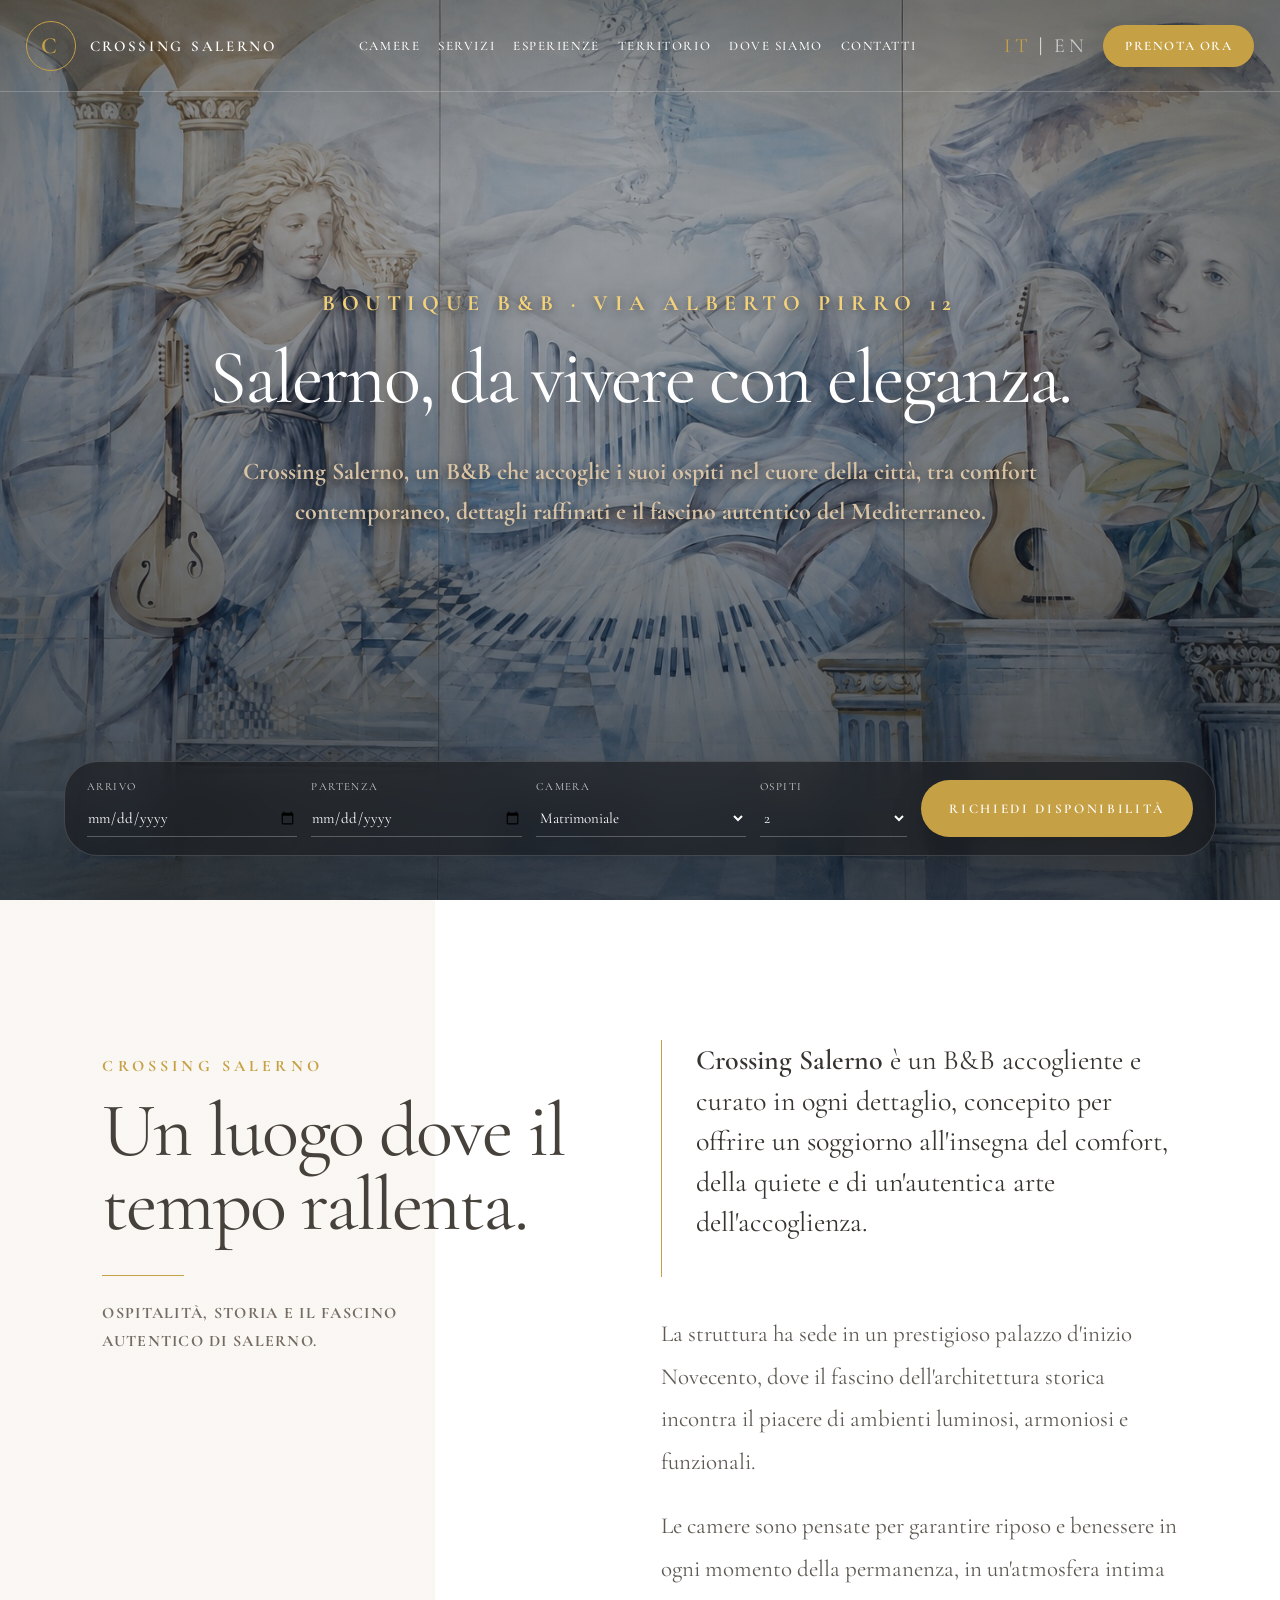
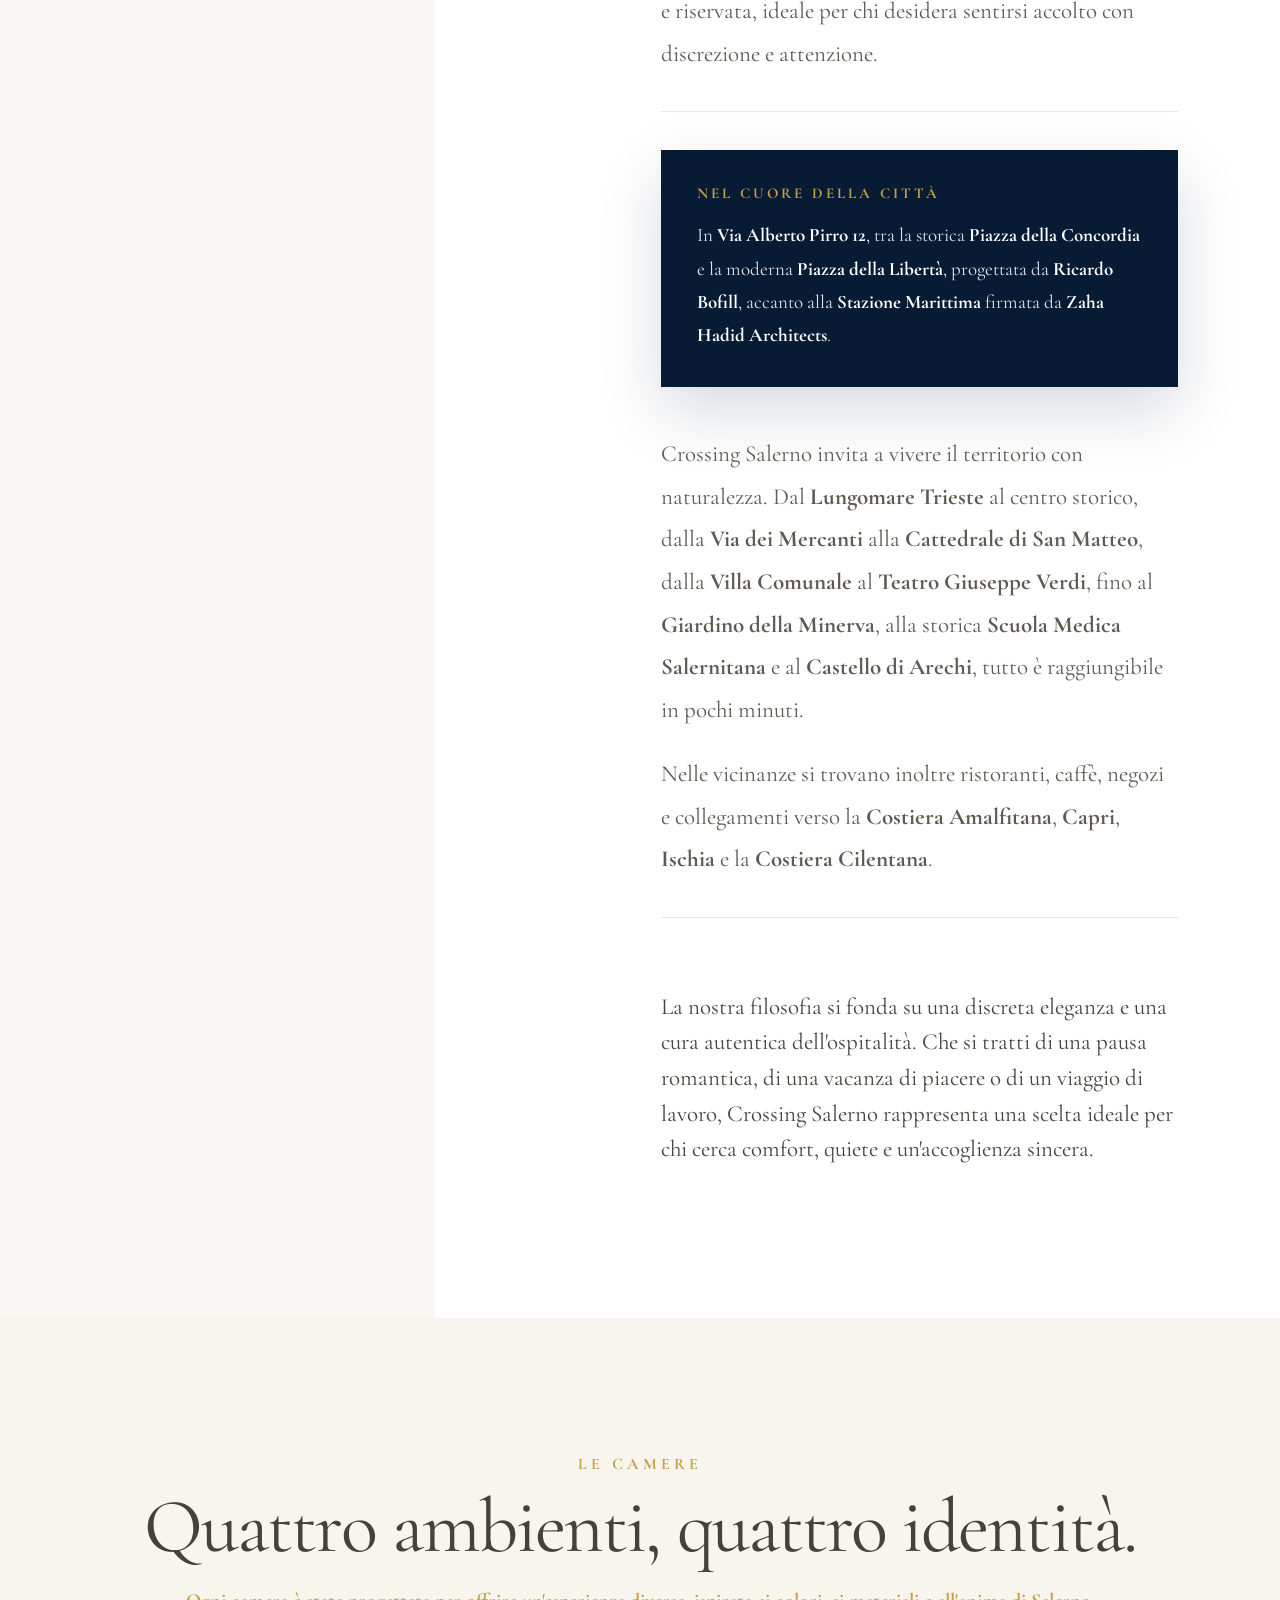
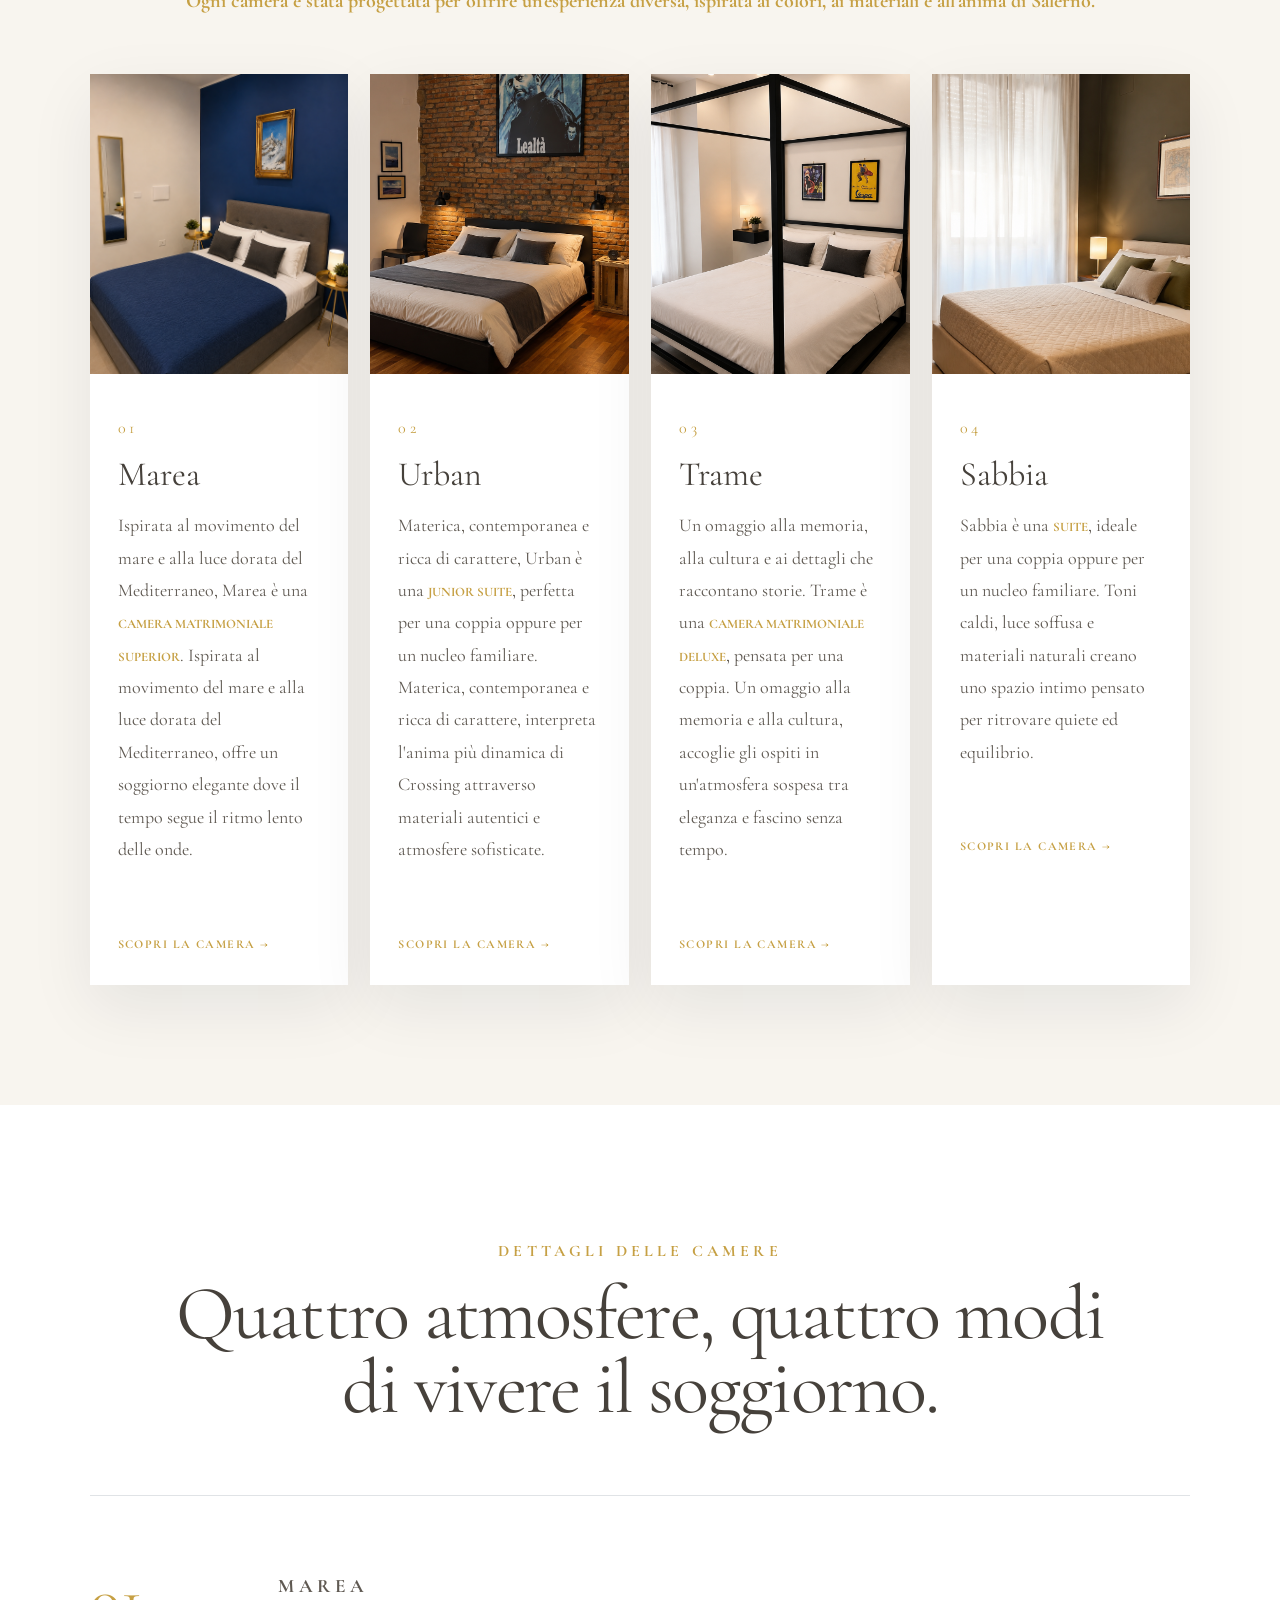
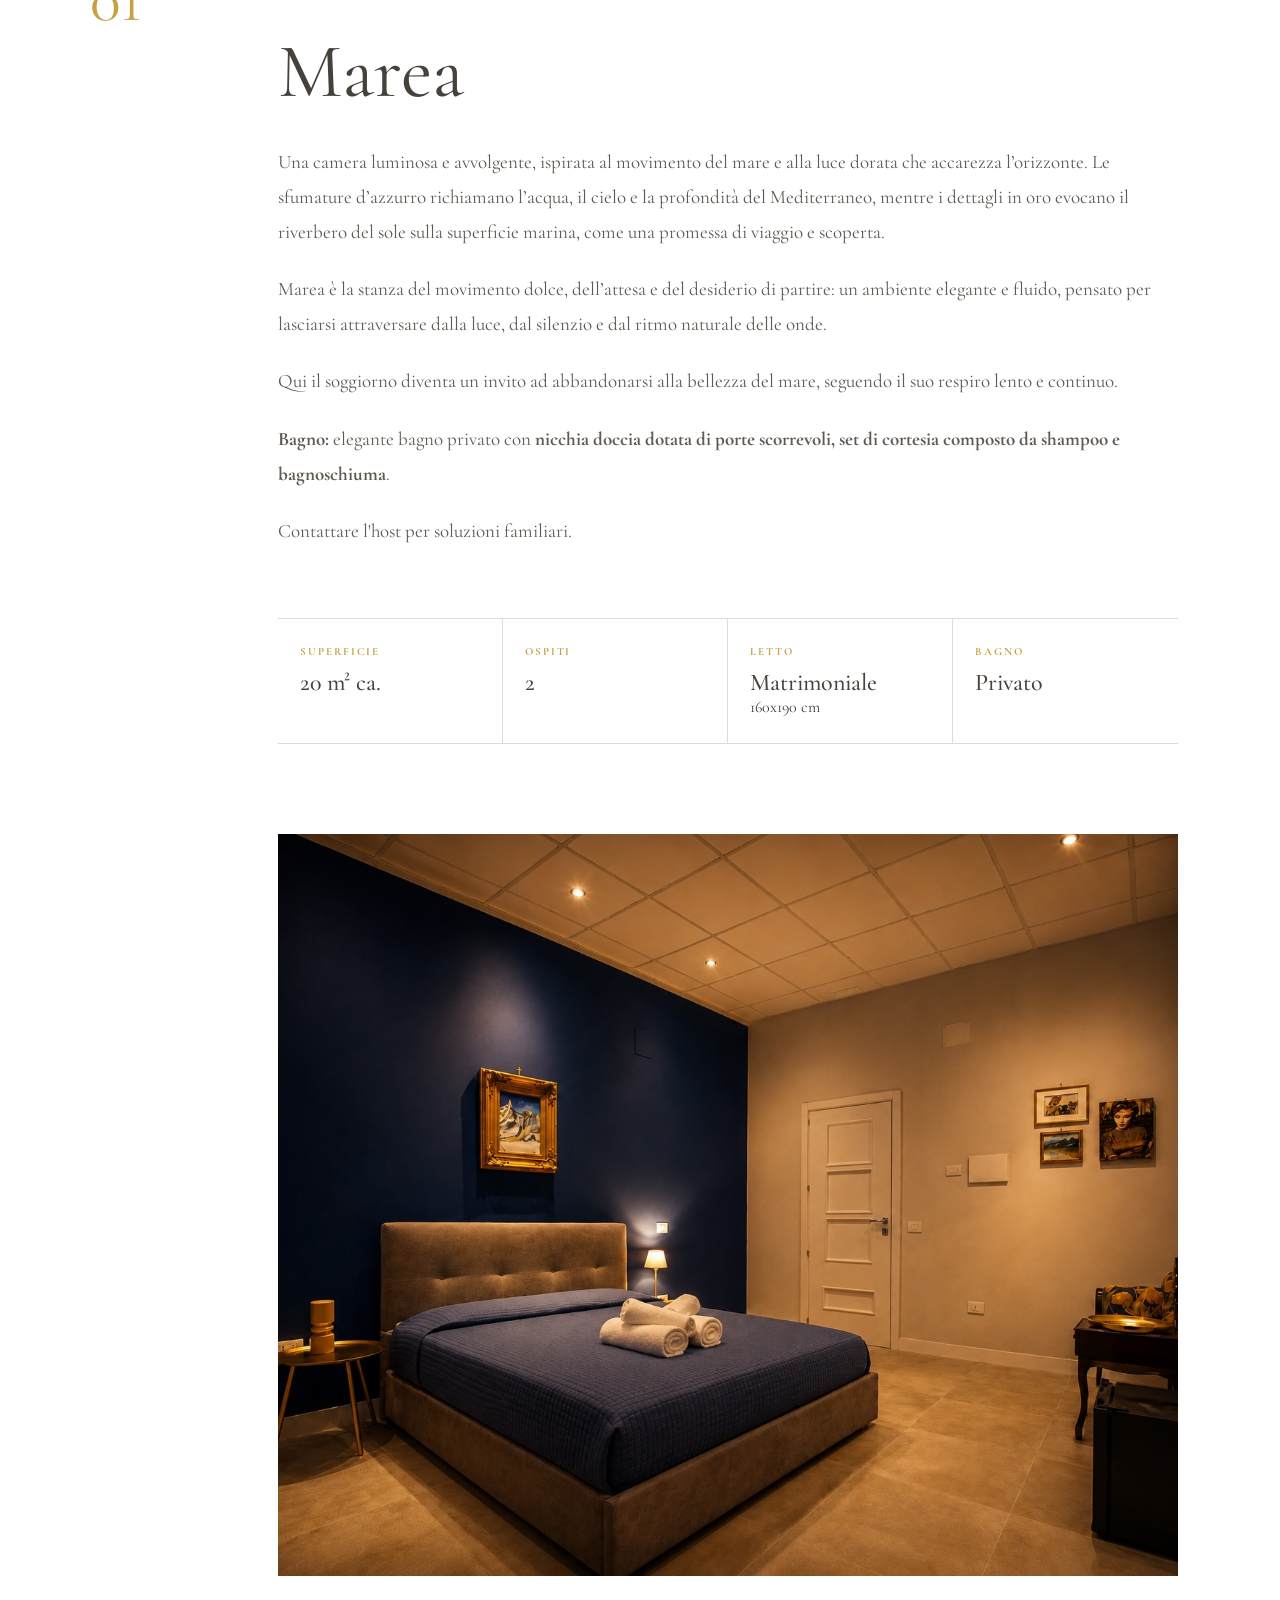
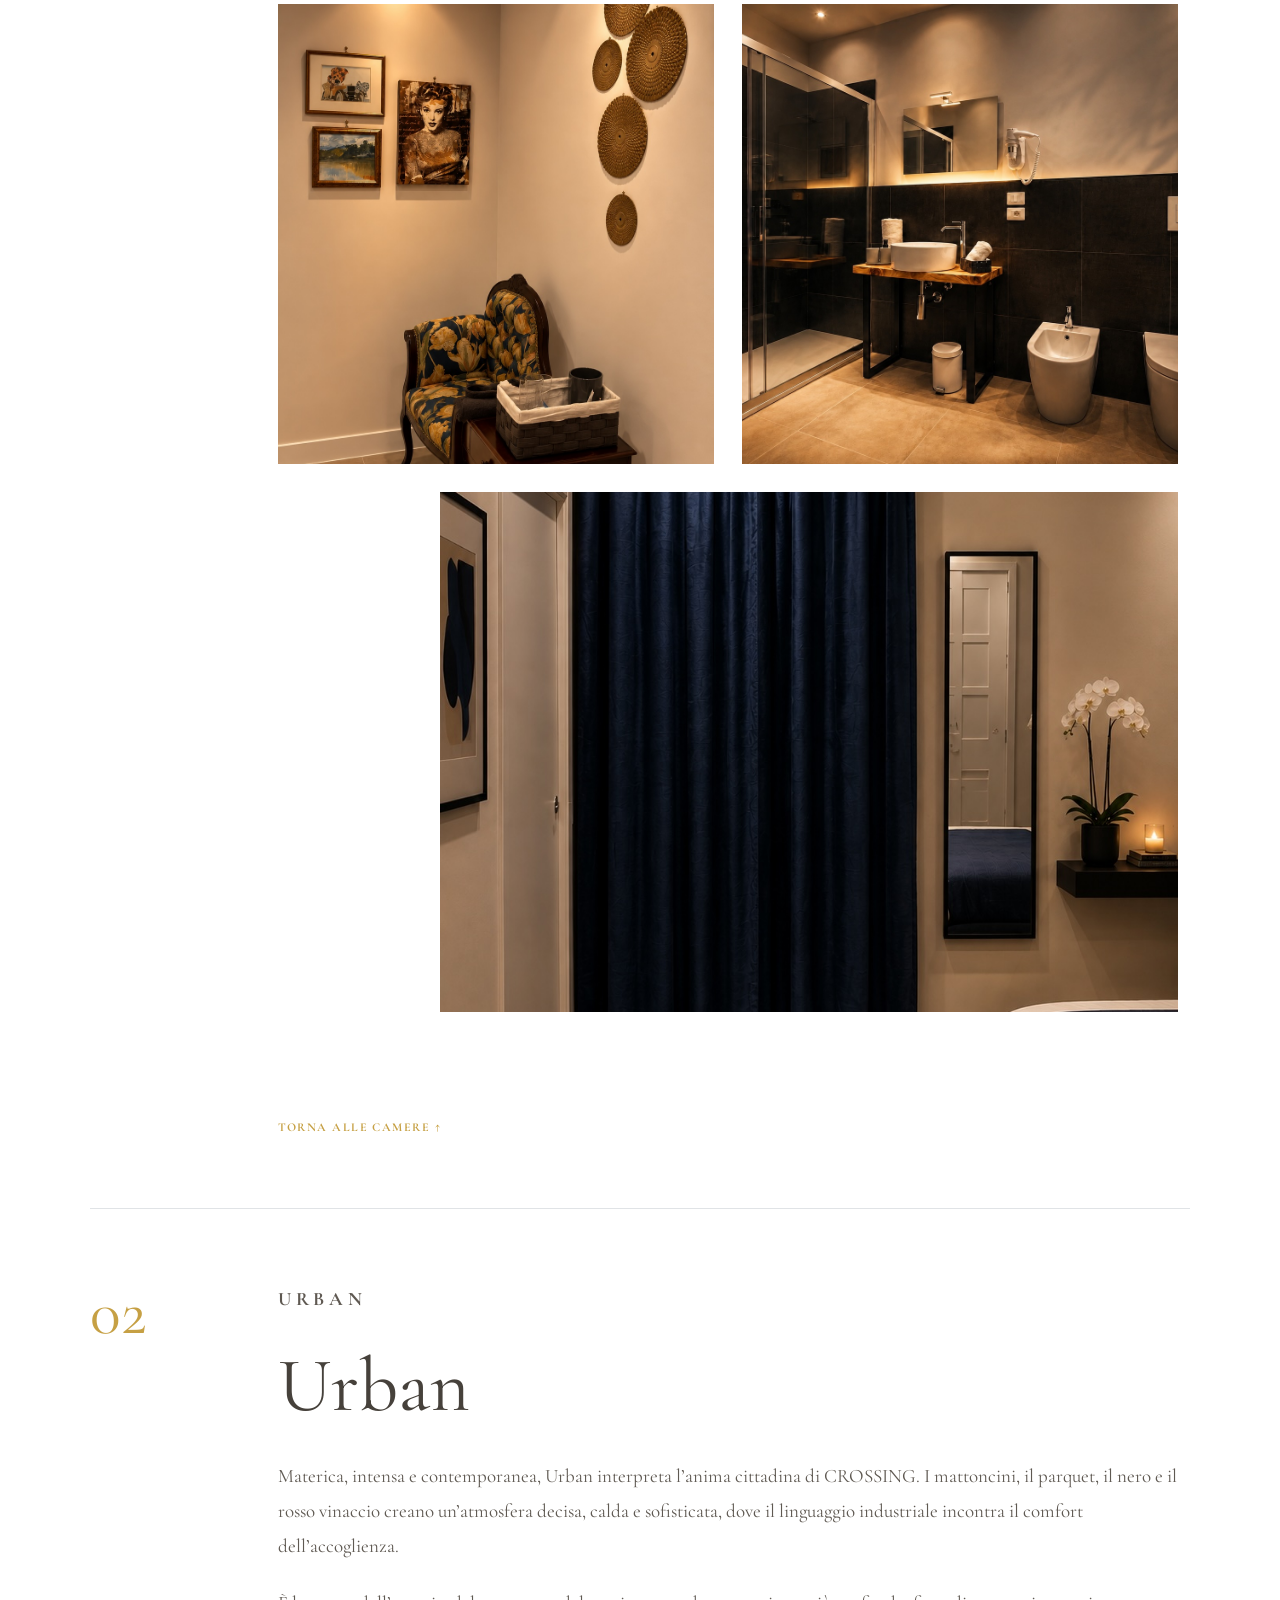
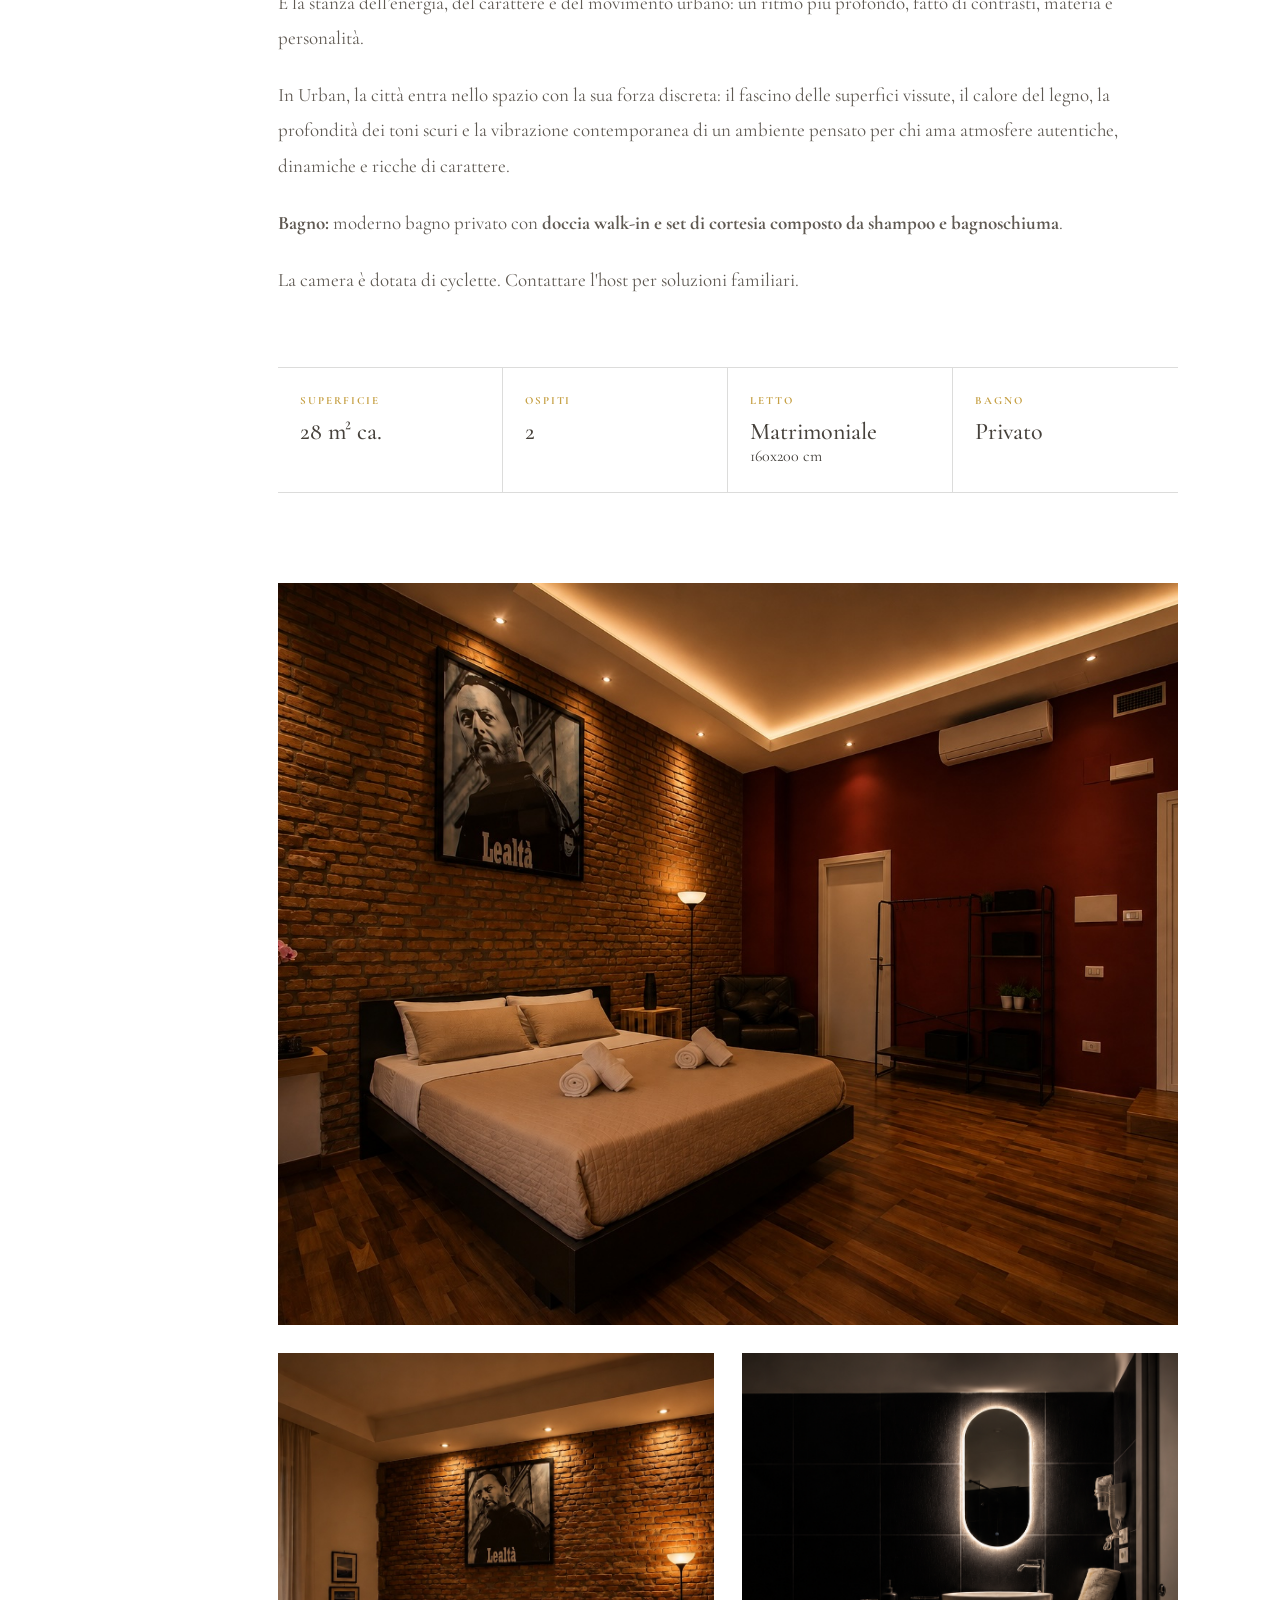
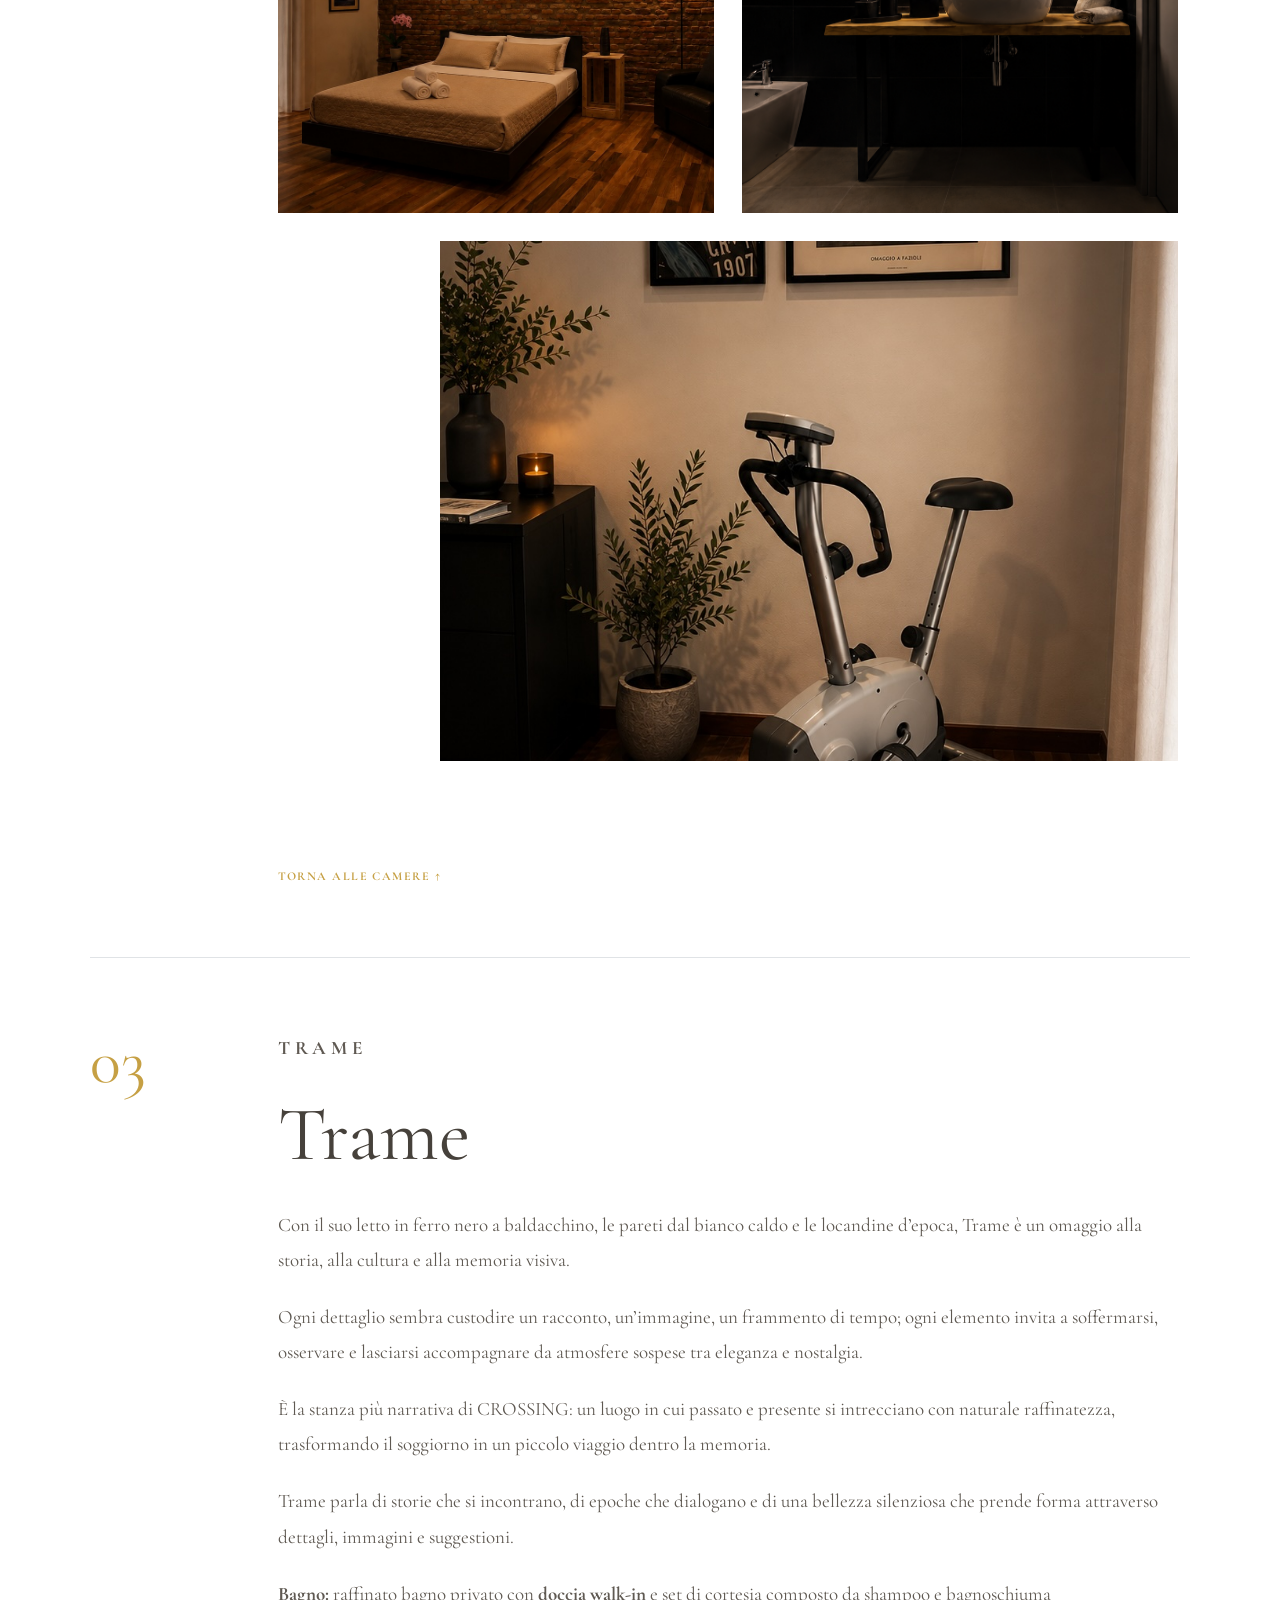
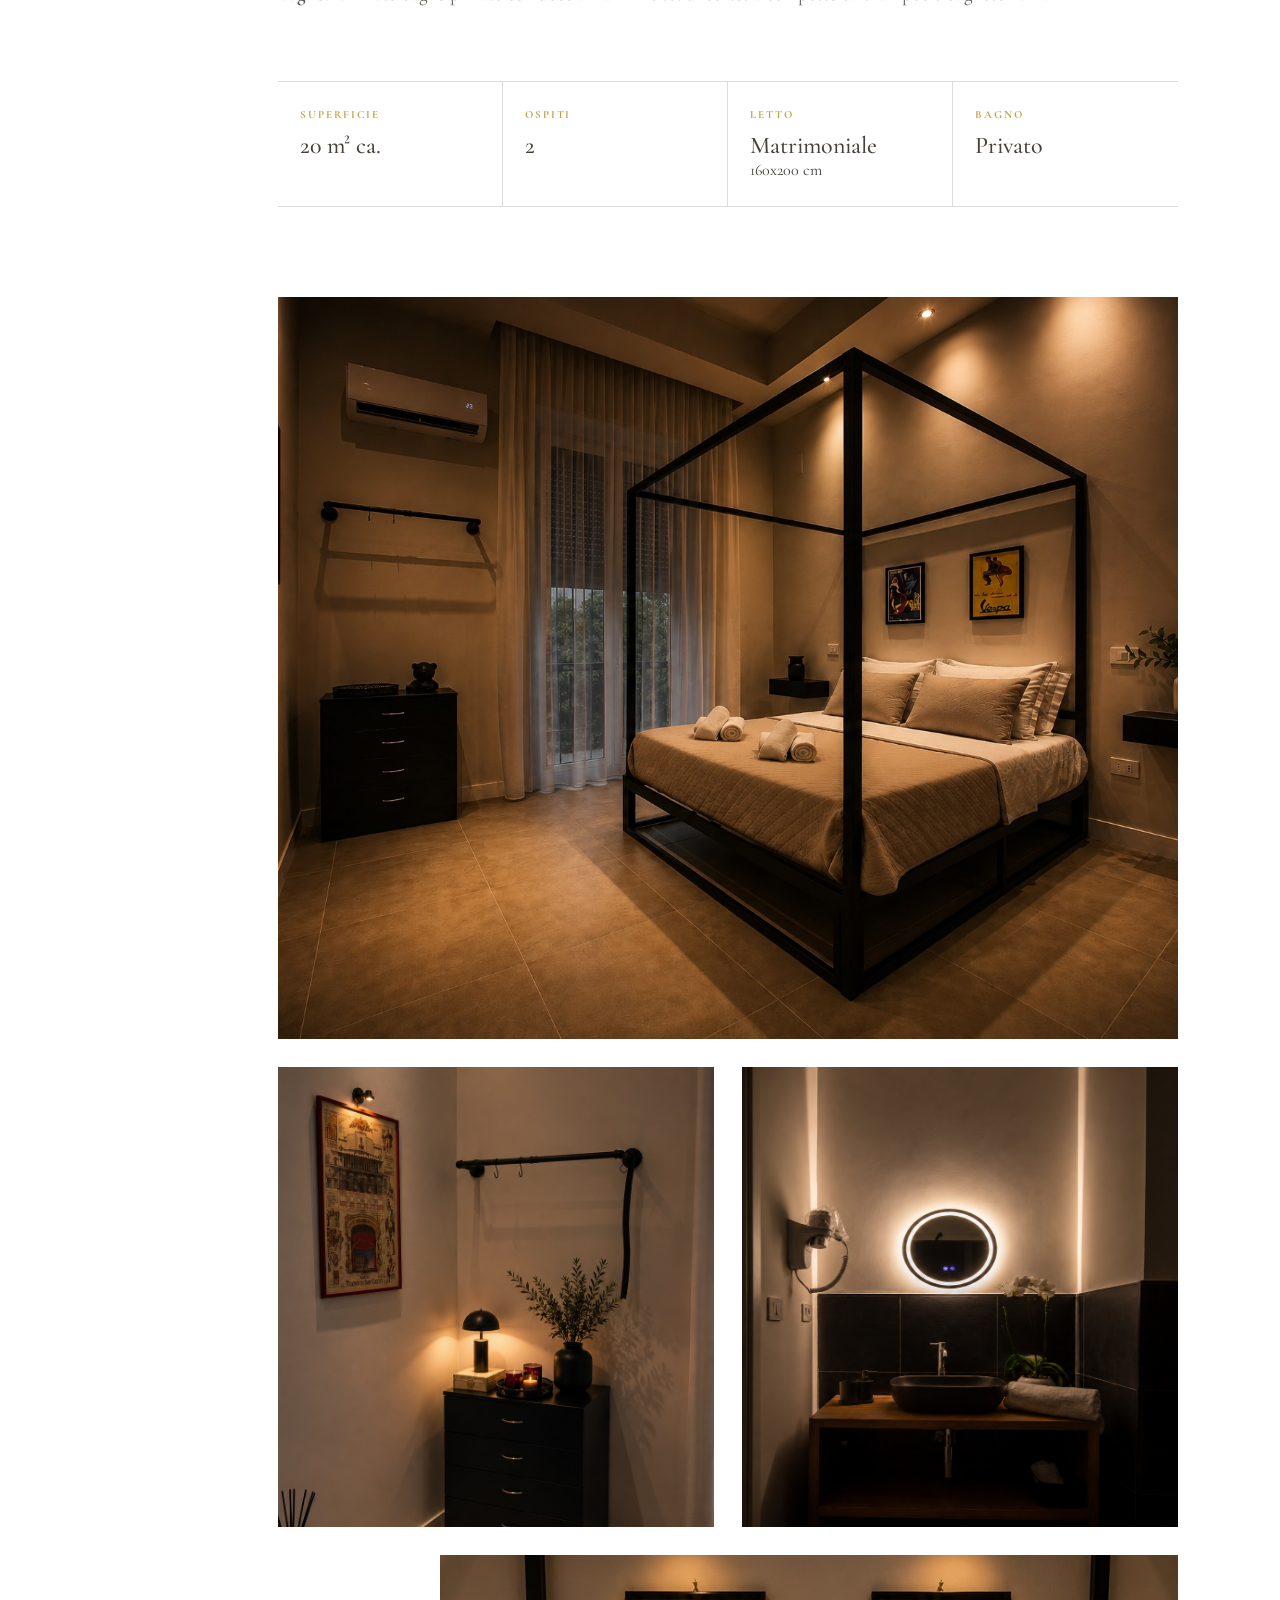
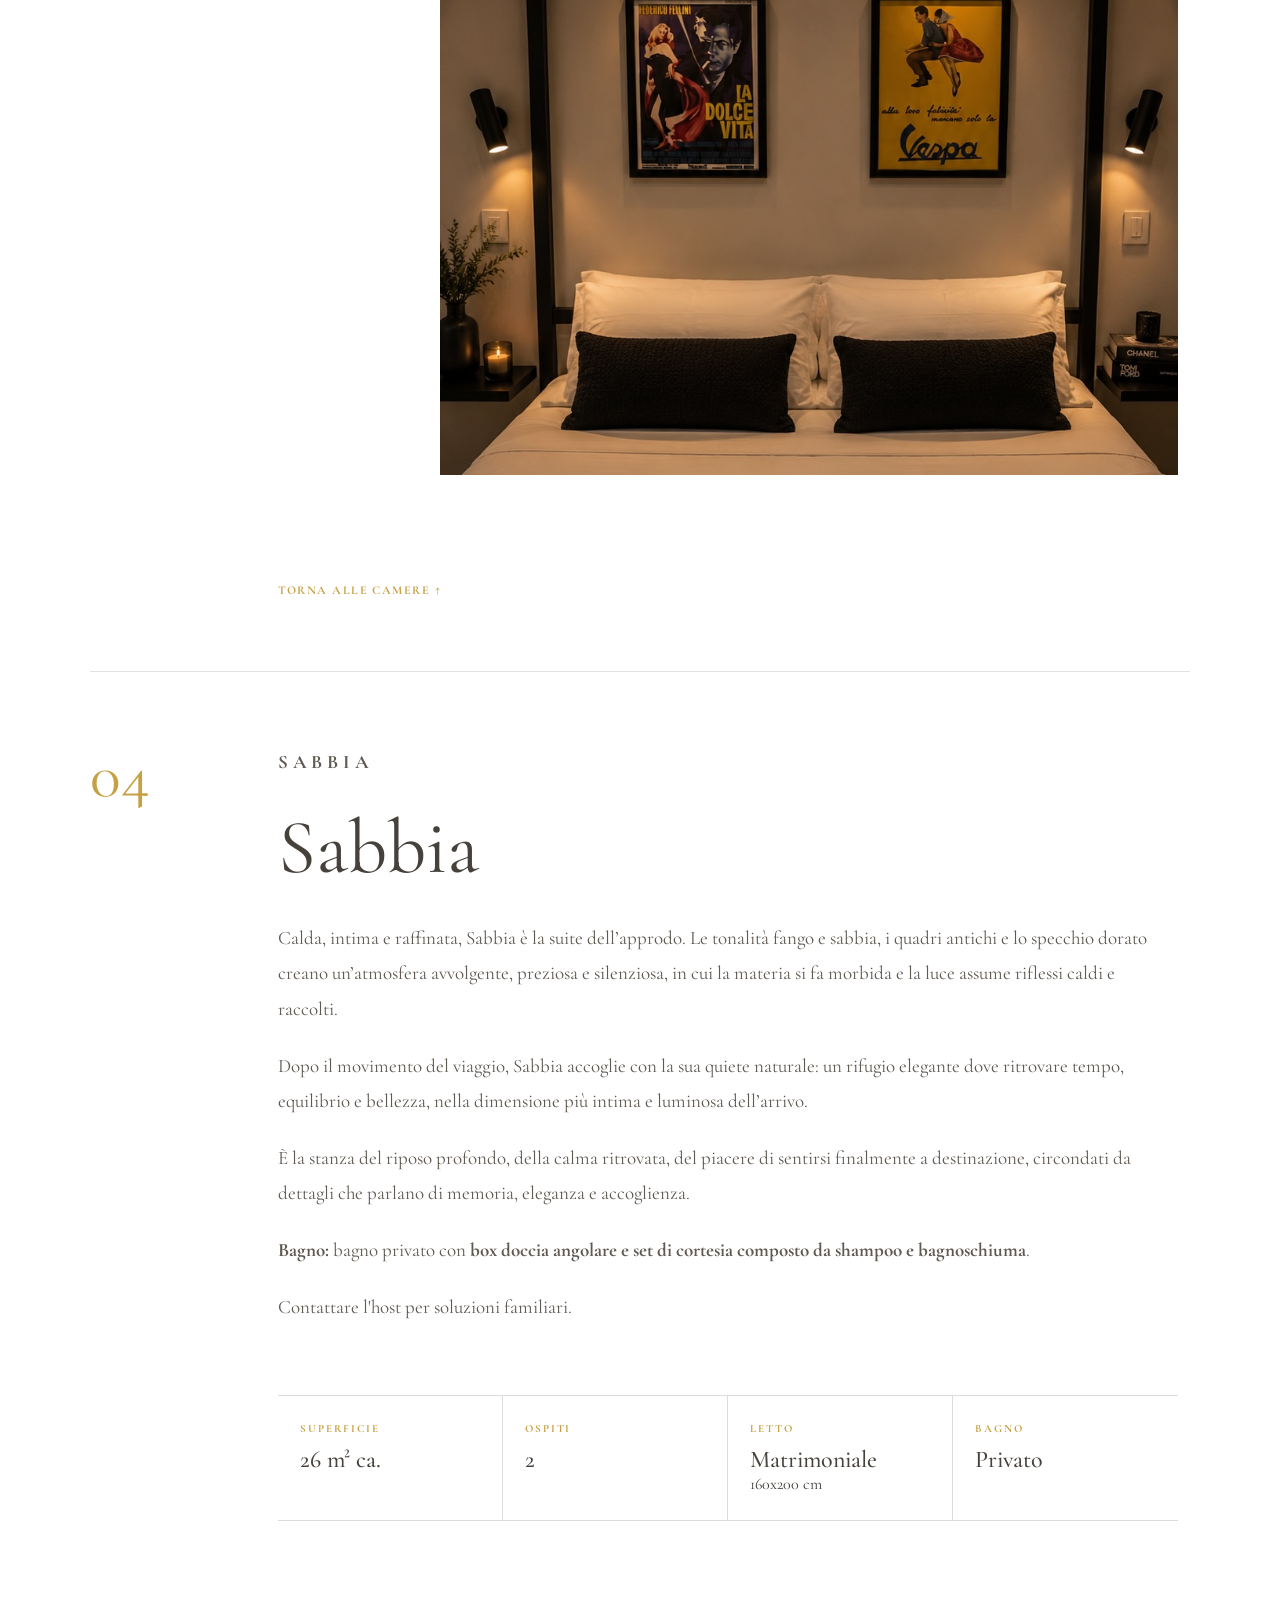
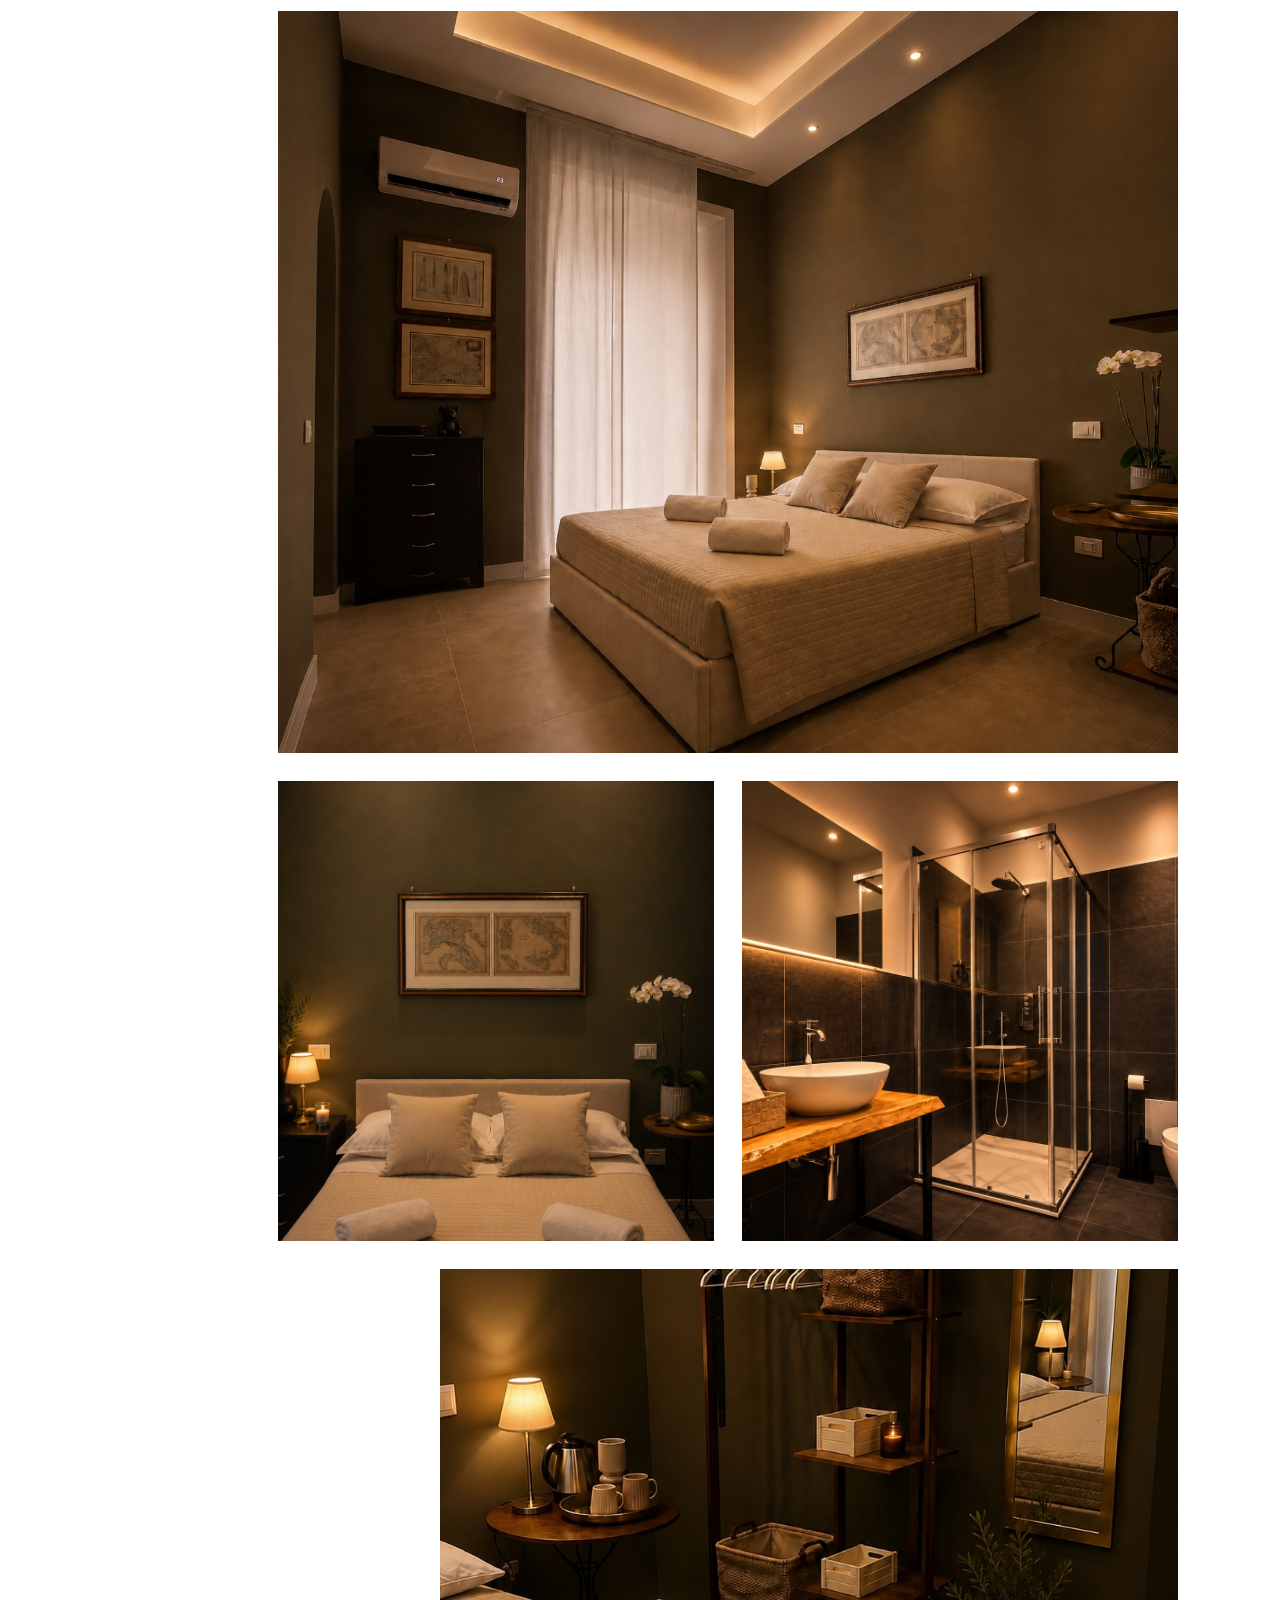
<file: index.html>
<!DOCTYPE html>

<html lang="it">
<head>
<meta charset="utf-8"/>
<meta content="width=device-width, initial-scale=1" name="viewport"/>
<title>Crossing Salerno | Boutique B&amp;B in centro a Salerno</title>
<meta content="Crossing Salerno è un boutique B&amp;B elegante in Via Alberto Pirro 12, nel cuore di Salerno. Quattro camere, balcone privato, camere non fumatori, ascensore, accessibilità e servizi su richiesta." data-i18n-content="siteDescription" name="description"/>
<link rel="canonical" href="https://crossingsalerno.it/">
<script type="application/ld+json">
{
  "@context": "https://schema.org",
  "@graph": [
    {
      "@type": "WebSite",
      "@id": "https://crossingsalerno.it/#website",
      "url": "https://crossingsalerno.it/",
      "name": "Crossing Salerno",
      "alternateName": [
        "Crossing Salerno B&B",
        "crossingsalerno.it"
      ],
      "inLanguage": "it-IT"
    },
    {
      "@type": "BedAndBreakfast",
      "@id": "https://crossingsalerno.it/#business",
      "name": "Crossing Salerno",
      "url": "https://crossingsalerno.it/",
      "image": [
  "https://crossingsalerno.it/homepage.jpg",
  "https://crossingsalerno.it/marea2.png",
  "https://crossingsalerno.it/trame.png",
  "https://crossingsalerno.it/sabbia.jpg"
],
      "logo": "https://crossingsalerno.it/Crossing_Salerno_logo_vector.svg",
      "telephone": "+393386803985",
      "description": "Crossing Salerno è un boutique B&B nel centro di Salerno, in Via Alberto Pirro 12, ideale per soggiorni in città e per visitare Salerno e la Costiera Amalfitana.",
      "address": {
        "@type": "PostalAddress",
        "streetAddress": "Via Alberto Pirro 12",
        "postalCode": "84122",
        "addressLocality": "Salerno",
        "addressRegion": "SA",
        "addressCountry": "IT"
      },
      "mainEntityOfPage": {
        "@id": "https://crossingsalerno.it/"
      }
    }
  ]
}
</script>
<meta property="og:type" content="website">
<meta property="og:site_name" content="Crossing Salerno">
<meta property="og:title" content="Crossing Salerno | Boutique B&B in centro a Salerno">
<meta property="og:description" content="Boutique B&B nel cuore di Salerno, in Via Alberto Pirro 12. Camere eleganti, posizione centrale e punto di partenza ideale per visitare la Costiera Amalfitana.">
<meta property="og:url" content="https://crossingsalerno.it/">
<meta property="og:image" content="https://crossingsalerno.it/homepage.jpg">
<meta property="og:image:width" content="1200">
<meta property="og:image:height" content="630">
<meta property="og:locale" content="it_IT">

<meta name="twitter:card" content="summary_large_image">
<meta name="twitter:title" content="Crossing Salerno | Boutique B&B in centro a Salerno">
<meta name="twitter:description" content="Boutique B&B nel cuore di Salerno, ideale per soggiorni in città e per visitare la Costiera Amalfitana.">
<meta name="twitter:image" content="https://crossingsalerno.it/homepage.jpg">

<meta name="theme-color" content="#b8963c">
<meta name="author" content="Crossing Salerno">

<link rel="preload" as="image" href="homepage.jpg" type="image/jpeg">
<link href="https://fonts.googleapis.com" rel="preconnect"/>
<link crossorigin="" href="https://fonts.gstatic.com" rel="preconnect"/>
<link href="https://fonts.googleapis.com/css2?family=Cormorant+Garamond:wght@400;500;600;700&amp;display=swap" rel="stylesheet"/>
<link href="style.css" rel="stylesheet"/>
</head>
<body>
<header class="site-header" id="header">
<a aria-label="Crossing Salerno home" class="brand" data-i18n-aria-label="brandHome" href="#home">
<span class="brand-mark">C</span>
<span class="brand-text">Crossing Salerno</span>
</a>
<nav class="nav" id="nav">
<a data-i18n="navRooms" href="#camere">Camere</a>
<a data-i18n="navServices" href="#servizi">Servizi</a>
<a data-i18n="navExperiences" href="#servizi-su-richiesta">Esperienze</a>
<a data-i18n="navTerritory" href="#territorio">Territorio</a>
<a data-i18n="navLocation" href="#dove-siamo">Dove siamo</a>
<a data-i18n="navContacts" href="#contatti">Contatti</a>
<a class="nav-book" data-i18n="bookNow" href="#prenota">Prenota ora</a>
</nav>
<div class="header-actions">
<div aria-label="Selettore lingua" class="lang-switch" data-i18n-aria-label="languageSelector">
<button aria-pressed="true" class="lang-btn active" data-lang="it" type="button">IT</button>
<span>|</span>
<button aria-pressed="false" class="lang-btn" data-lang="en" type="button">EN</button>
</div>
<a class="top-book" data-i18n="bookNow" href="#prenota">Prenota ora</a>
<button aria-controls="nav" aria-expanded="false" aria-label="Apri il menu" class="nav-toggle" data-i18n-aria-label="menuOpen" id="navToggle" type="button"><span></span><span></span><span></span></button>
</div>
</header>
<main>
<section class="hero" id="home">
<div class="hero-shade"></div>
<div class="hero-content">
<p class="kicker" data-i18n="heroKicker">Boutique B&amp;B · Via Alberto Pirro 12</p>
<h1 data-i18n="heroTitle">Salerno, da vivere con eleganza.</h1>
<p data-i18n="heroText">
        Crossing Salerno, un B&B che accoglie i suoi ospiti nel cuore della città, tra comfort contemporaneo,
        dettagli raffinati e il fascino autentico del Mediterraneo.
      </p>
</div>
<form class="booking-panel compact-booking" id="prenota">
<label><span data-i18n="arrival">Arrivo</span><input name="arrivo" required="" type="date"/></label>
<label><span data-i18n="departure">Partenza</span><input name="partenza" required="" type="date"/></label>
<label><span data-i18n="roomType">Camera</span>
<select name="camera">
<option data-i18n="roomOptionDouble" value="double">Matrimoniale</option>
<option data-i18n="roomOptionQuad" value="quadruple">Quadrupla</option>
<option data-i18n="roomOptionAny" value="firstAvailable">Prima disponibile</option>
</select>
</label>
<label><span data-i18n="guests">Ospiti</span>
<select name="ospiti">
<option>1</option><option selected="">2</option><option>3</option><option>4</option>
</select>
</label>
<button data-i18n="requestAvailability" type="submit">Richiedi disponibilità</button>
</form>
</section>
<section class="editorial editorial-refined" id="intro">
<div class="editorial-title">
<p class="kicker" data-i18n="introKicker">Crossing Salerno</p>
<h2 data-i18n="introTitle">Un luogo dove il tempo rallenta.</h2>
<span aria-hidden="true" class="editorial-line"></span>
<p class="editorial-caption" data-i18n="introCaption">Ospitalità, storia e il fascino autentico di Salerno.</p>
</div>
<div class="editorial-copy">
<p class="editorial-lead" data-i18n-html="introLead"><strong>Crossing Salerno</strong> è un B&amp;B accogliente e curato in ogni dettaglio, concepito per offrire un soggiorno all'insegna del comfort, della quiete e di un'autentica arte dell'accoglienza.</p>
<div class="editorial-block">
<p data-i18n="introHistory">La struttura ha sede in un prestigioso palazzo d'inizio Novecento, dove il fascino dell'architettura storica incontra il piacere di ambienti luminosi, armoniosi e funzionali.</p>
<p data-i18n="introRooms">Le camere sono pensate per garantire riposo e benessere in ogni momento della permanenza, in un'atmosfera intima e riservata, ideale per chi desidera sentirsi accolto con discrezione e attenzione.</p>
</div>
<aside class="editorial-highlight">
<span class="highlight-label" data-i18n="introHighlightLabel">Nel cuore della città</span>
<p data-i18n-html="introLocation">In <strong>Via Alberto Pirro 12</strong>, tra la storica <strong>Piazza della Concordia</strong> e la moderna <strong>Piazza della Libertà</strong>, progettata da <strong>Ricardo Bofill</strong>, accanto alla <strong>Stazione Marittima</strong> firmata da <strong>Zaha Hadid Architects</strong>.</p>
</aside>
<div class="editorial-block">
<p data-i18n-html="introExplore">Crossing Salerno invita a vivere il territorio con naturalezza. Dal <strong>Lungomare Trieste</strong> al centro storico, dalla <strong>Via dei Mercanti</strong> alla <strong>Cattedrale di San Matteo</strong>, dalla <strong>Villa Comunale</strong> al <strong>Teatro Giuseppe Verdi</strong>, fino al <strong>Giardino della Minerva</strong>, alla storica <strong>Scuola Medica Salernitana</strong> e al <strong>Castello di Arechi</strong>, tutto è raggiungibile in pochi minuti.</p>
<p data-i18n-html="introNearby">Nelle vicinanze si trovano inoltre ristoranti, caffè, negozi e collegamenti verso la <strong>Costiera Amalfitana</strong>, <strong>Capri</strong>, <strong>Ischia</strong> e la <strong>Costiera Cilentana</strong>.</p>
</div>
<p class="editorial-closing" data-i18n="introClosing">La nostra filosofia si fonda su una discreta eleganza e una cura autentica dell'ospitalità. Che si tratti di una pausa romantica, di una vacanza di piacere o di un viaggio di lavoro, Crossing Salerno rappresenta una scelta ideale per chi cerca comfort, quiete e un'accoglienza sincera.</p>
</div>
</section>
<section class="rooms-section" id="camere">
<div class="section-head"><p class="kicker" data-i18n="roomsKicker">Le camere</p><h2 data-i18n="roomsTitle">Quattro ambienti, quattro identità.</h2><p data-i18n="roomsIntro">Ogni camera è stata progettata per offrire un'esperienza diversa, ispirata ai colori, ai materiali e all'anima di Salerno.</p></div>
<div class="room-grid">
<article class="room-card"><div class="photo photo-1"></div><div><p>01</p><h3>Marea</h3><span><em data-i18n-html="roomCardMarea">Ispirata al movimento del mare e alla luce dorata del Mediterraneo, Marea è una <strong>CAMERA MATRIMONIALE SUPERIOR</strong>. Ispirata al movimento del mare e alla luce dorata del Mediterraneo, offre un soggiorno elegante dove il tempo segue il ritmo lento delle onde.</em><br/><br/><a class="room-link" data-i18n="discoverRoom" href="#camera-marea">Scopri la camera →</a></span></div></article>
<article class="room-card"><div class="photo photo-2"></div><div><p>02</p><h3>Urban</h3><span><em data-i18n-html="roomCardUrban">Materica, contemporanea e ricca di carattere, Urban è una <strong>JUNIOR SUITE</strong>, perfetta per una coppia oppure per un nucleo familiare. Materica, contemporanea e ricca di carattere, interpreta l'anima più dinamica di Crossing attraverso materiali autentici e atmosfere sofisticate.</em><br/><br/><a class="room-link" data-i18n="discoverRoom" href="#camera-urban">Scopri la camera →</a></span></div></article>
<article class="room-card"><div class="photo photo-3"></div><div><p>03</p><h3>Trame</h3><span><em data-i18n-html="roomCardTrame">Un omaggio alla memoria, alla cultura e ai dettagli che raccontano storie. Trame è una <strong>CAMERA MATRIMONIALE DELUXE</strong>, pensata per una coppia. Un omaggio alla memoria e alla cultura, accoglie gli ospiti in un'atmosfera sospesa tra eleganza e fascino senza tempo.</em><br/><br/><a class="room-link" data-i18n="discoverRoom" href="#camera-trame">Scopri la camera →</a></span></div></article>
<article class="room-card">
  <div class="photo photo-4"></div>

  <div>
    <p>04</p>
    <h3>Sabbia</h3>

    <span>
      <em data-i18n-html="roomCardSabbia">
        Sabbia è una <strong>SUITE</strong>, ideale per una coppia oppure per un nucleo familiare. Toni caldi, luce soffusa e materiali naturali creano uno spazio intimo pensato per ritrovare quiete ed equilibrio.
      </em>

      <br><br>

      <a class="room-link" data-i18n="discoverRoom" href="#camera-sabbia">
        Scopri la camera →
      </a>
    </span>
  </div>
</article>
</div></section>
<section class="room-details" id="dettagli-camere">
<div class="section-head">
<p class="kicker" data-i18n="roomDetailsKicker">Dettagli delle camere</p>
<h2 data-i18n="roomDetailsTitle">Quattro atmosfere, quattro modi di vivere il soggiorno.</h2>
</div>
<article class="room-detail" id="camera-marea">
<div class="room-detail-number">01</div>
<div class="room-detail-content">
<p class="kicker">Marea</p>
<h3>Marea</h3>
<p data-i18n="mareaP1">Una camera luminosa e avvolgente, ispirata al movimento del mare e alla luce dorata che accarezza l’orizzonte. Le sfumature d’azzurro richiamano l’acqua, il cielo e la profondità del Mediterraneo, mentre i dettagli in oro evocano il riverbero del sole sulla superficie marina, come una promessa di viaggio e scoperta.</p>
<p data-i18n="mareaP2">Marea è la stanza del movimento dolce, dell’attesa e del desiderio di partire: un ambiente elegante e fluido, pensato per lasciarsi attraversare dalla luce, dal silenzio e dal ritmo naturale delle onde.</p>
<p data-i18n="mareaP3">Qui il soggiorno diventa un invito ad abbandonarsi alla bellezza del mare, seguendo il suo respiro lento e continuo.</p><p data-i18n-html="mareaBath"><strong>Bagno:</strong> elegante bagno privato con <strong>nicchia doccia dotata di porte scorrevoli, set di cortesia composto da shampoo e bagnoschiuma</strong>.</p>
<p data-i18n="mareaP4">Contattare l'host per soluzioni familiari.</p>
<!-- DATI PRINCIPALI CAMERA MAREA -->
<div class="room-specs">
  <div class="room-spec">

    <span class="room-spec-label" data-i18n="roomArea">
        Superficie
    </span>

    <strong>20 <span data-i18n="areaUnit">m² ca.</span></strong>

</div>
<div class="room-spec">

    <span class="room-spec-label" data-i18n="roomGuests">
        Ospiti
    </span>

    <strong>2</strong>

</div>

 <div class="room-spec">
  <span class="room-spec-label" data-i18n="roomBed">
    Letto
  </span>

  <strong data-i18n="roomBedType">
    Matrimoniale
  </strong>

  <span>160x190 cm</span>
</div>

<div class="room-spec">
  <span class="room-spec-label" data-i18n="roomBathroom">
    Bagno
  </span>

  <strong data-i18n="roomBathroomType">
    Privato
  </strong>
</div>
</div>
<!-- MICRO GALLERY CAMERA MAREA -->
<div class="room-detail-gallery">

  <figure class="room-gallery-main">
    <img
      src="marea-dettaglio-01.jpg"
      alt="Camera Marea di Crossing Salerno"
      loading="lazy"
    >
  </figure>

  <div class="room-gallery-pair">

    <figure>
      <img
        src="marea-dettaglio-02.jpg"
        alt="Dettaglio della camera Marea"
        loading="lazy"
      >
    </figure>

    <figure>
      <img
        src="marea-dettaglio-03.jpg"
        alt="Bagno privato della camera Marea"
        loading="lazy"
      >
    </figure>

  </div>

  <figure class="room-gallery-wide">
    <img
      src="marea-dettaglio-04.jpg"
      alt="Particolare degli interni della camera Marea"
      loading="lazy"
    >
  </figure>

</div>
<!-- FINE MICRO GALLERY CAMERA MAREA -->
    <a class="back-to-rooms" data-i18n="backToRooms" href="#camere">Torna alle camere ↑</a>
</div>
</article>
<article class="room-detail" id="camera-urban">
<div class="room-detail-number">02</div>
<div class="room-detail-content">
<p class="kicker">Urban</p>
<h3>Urban</h3>
<p data-i18n="urbanP1">Materica, intensa e contemporanea, Urban interpreta l’anima cittadina di CROSSING. I mattoncini, il parquet, il nero e il rosso vinaccio creano un’atmosfera decisa, calda e sofisticata, dove il linguaggio industriale incontra il comfort dell’accoglienza.</p>
<p data-i18n="urbanP2">È la stanza dell’energia, del carattere e del movimento urbano: un ritmo più profondo, fatto di contrasti, materia e personalità.</p>
<p data-i18n="urbanP3">In Urban, la città entra nello spazio con la sua forza discreta: il fascino delle superfici vissute, il calore del legno, la profondità dei toni scuri e la vibrazione contemporanea di un ambiente pensato per chi ama atmosfere autentiche, dinamiche e ricche di carattere.</p>
<p data-i18n-html="urbanBath"><strong>Bagno:</strong> moderno bagno privato con <strong>doccia walk-in</strong>.</p>
<p data-i18n-html="urbanP4">La camera è dotata di cyclette. 
  Contattare l'host per soluzioni familiari.</p>
<!-- DATI PRINCIPALI CAMERA URBAN -->
<div class="room-specs">

  <div class="room-spec">

    <span class="room-spec-label" data-i18n="roomArea">
        Superficie
    </span>

    <strong>28 <span data-i18n="areaUnit">m² ca.</span></strong>

</div>
<div class="room-spec">

    <span class="room-spec-label" data-i18n="roomGuests">
        Ospiti
    </span>

    <strong>2</strong>

</div>

 <div class="room-spec">
  <span class="room-spec-label" data-i18n="roomBed">
    Letto
  </span>

  <strong data-i18n="roomBedType">
    Matrimoniale
  </strong>

  <span>160x200 cm</span>
</div>

<div class="room-spec">
  <span class="room-spec-label" data-i18n="roomBathroom">
    Bagno
  </span>

  <strong data-i18n="roomBathroomType">
    Privato
  </strong>
</div>
</div>
<!-- MICRO GALLERY CAMERA URBAN -->
<div class="room-detail-gallery">

  <figure class="room-gallery-main">
    <img
      src="urban-dettaglio-01.jpg"
      alt="Camera Urban di Crossing Salerno"
      loading="lazy"
    >
  </figure>

  <div class="room-gallery-pair">

    <figure>
      <img
        src="urban-dettaglio-02.jpg"
        alt="Dettaglio della camera Urban"
        loading="lazy"
      >
    </figure>

    <figure>
      <img
        src="urban-dettaglio-03.jpg"
        alt="Bagno privato della camera Urban"
        loading="lazy"
      >
    </figure>

  </div>

  <figure class="room-gallery-wide">
    <img
      src="urban-dettaglio-04.jpg"
      alt="Particolare degli interni della camera Urban"
      loading="lazy"
    >
  </figure>

</div>
<!-- FINE MICRO GALLERY CAMERA URBAN -->

<a
  class="back-to-rooms"
  data-i18n="backToRooms"
  href="#camere"
>
  Torna alle camere ↑
</a>

</div> <!-- fine room-detail-content -->

</article>
<article class="room-detail" id="camera-trame">
<div class="room-detail-number">03</div>
<div class="room-detail-content">
<p class="kicker">Trame</p>
<h3>Trame</h3>
<p data-i18n="trameP1">Con il suo letto in ferro nero a baldacchino, le pareti dal bianco caldo e le locandine d’epoca, Trame è un omaggio alla storia, alla cultura e alla memoria visiva.</p>
<p data-i18n="trameP2">Ogni dettaglio sembra custodire un racconto, un’immagine, un frammento di tempo; ogni elemento invita a soffermarsi, osservare e lasciarsi accompagnare da atmosfere sospese tra eleganza e nostalgia.</p>
<p data-i18n="trameP3">È la stanza più narrativa di CROSSING: un luogo in cui passato e presente si intrecciano con naturale raffinatezza, trasformando il soggiorno in un piccolo viaggio dentro la memoria.</p>
<p data-i18n="trameP4">Trame parla di storie che si incontrano, di epoche che dialogano e di una bellezza silenziosa che prende forma attraverso dettagli, immagini e suggestioni.</p>
<p data-i18n-html="trameBath"><strong>Bagno:</strong> raffinato bagno privato con <strong>doccia walk-in</strong> e set di cortesia composto da shampoo e bagnoschiuma</p>

<!-- DATI PRINCIPALI CAMERA TRAME -->
<div class="room-specs">

  <div class="room-spec">

    <span class="room-spec-label" data-i18n="roomArea">
        Superficie
    </span>

    <strong>20 <span data-i18n="areaUnit">m² ca.</span></strong>

</div>
<div class="room-spec">

    <span class="room-spec-label" data-i18n="roomGuests">
        Ospiti
    </span>

    <strong>2</strong>

</div>

 <div class="room-spec">
  <span class="room-spec-label" data-i18n="roomBed">
    Letto
  </span>

  <strong data-i18n="roomBedType">
    Matrimoniale
  </strong>

  <span>160x200 cm</span>
</div>

<div class="room-spec">
  <span class="room-spec-label" data-i18n="roomBathroom">
    Bagno
  </span>

  <strong data-i18n="roomBathroomType">
    Privato
  </strong>
</div>
</div>
<!-- MICRO GALLERY CAMERA TRAME -->
<div class="room-detail-gallery">

  <figure class="room-gallery-main">
    <img
      src="trame-dettaglio-01.jpg"
      alt="Camera Trame di Crossing Salerno"
      loading="lazy"
    >
  </figure>

  <div class="room-gallery-pair">

    <figure>
      <img
        src="trame-dettaglio-02.jpg"
        alt="Dettaglio della camera Trame"
        loading="lazy"
      >
    </figure>

    <figure>
      <img
        src="trame-dettaglio-03.jpg"
        alt="Bagno privato della camera Trame"
        loading="lazy"
      >
    </figure>

  </div>

  <figure class="room-gallery-wide">
    <img
      src="trame-dettaglio-04.jpg"
      alt="Particolare degli interni della camera Trame"
      loading="lazy"
    >
  </figure>

</div>
<!-- FINE MICRO GALLERY CAMERA TRAME -->

<a
  class="back-to-rooms"
  data-i18n="backToRooms"
  href="#camere"
>
  Torna alle camere ↑
</a>

</div> <!-- fine room-detail-content -->

</article>
<article class="room-detail" id="camera-sabbia">
<div class="room-detail-number">04</div>
<div class="room-detail-content">
<p class="kicker">Sabbia</p>
<h3>Sabbia</h3>
<p data-i18n="sabbiaP1">Calda, intima e raffinata, Sabbia è la suite dell’approdo. Le tonalità fango e sabbia, i quadri antichi e lo specchio dorato creano un’atmosfera avvolgente, preziosa e silenziosa, in cui la materia si fa morbida e la luce assume riflessi caldi e raccolti.</p>
<p data-i18n="sabbiaP2">Dopo il movimento del viaggio, Sabbia accoglie con la sua quiete naturale: un rifugio elegante dove ritrovare tempo, equilibrio e bellezza, nella dimensione più intima e luminosa dell’arrivo.</p>
<p data-i18n="sabbiaP3">È la stanza del riposo profondo, della calma ritrovata, del piacere di sentirsi finalmente a destinazione, circondati da dettagli che parlano di memoria, eleganza e accoglienza.</p>
<p data-i18n-html="sabbiaBath"><strong>Bagno:</strong> bagno privato con <strong>box doccia angolare set di cortesia composto da shampoo e bagnoschiuma</strong>.</p>
<p data-i18n-html="sabbiaP4">Contattare l'host per soluzioni familiari.</p>

<!-- DATI PRINCIPALI CAMERA SABBIA -->
<div class="room-specs">

  <div class="room-spec">

    <span class="room-spec-label" data-i18n="roomArea">
        Superficie
    </span>

    <strong>26 <span data-i18n="areaUnit">m² ca.</span></strong>

</div>
<div class="room-spec">

    <span class="room-spec-label" data-i18n="roomGuests">
        Ospiti
    </span>

    <strong>2</strong>

</div>

 <div class="room-spec">
  <span class="room-spec-label" data-i18n="roomBed">
    Letto
  </span>

  <strong data-i18n="roomBedType">
    Matrimoniale
  </strong>

  <span>160x200 cm</span>
</div>

<div class="room-spec">
  <span class="room-spec-label" data-i18n="roomBathroom">
    Bagno
  </span>

  <strong data-i18n="roomBathroomType">
    Privato
  </strong>
</div>
</div>
<!-- MICRO GALLERY CAMERA SABBIA -->
<div class="room-detail-gallery">

  <figure class="room-gallery-main">
    <img
      src="sabbia-dettaglio-01.jpg"
      alt="Camera Sabbia di Crossing Salerno"
      loading="lazy"
    >
  </figure>

  <div class="room-gallery-pair">

    <figure>
      <img
        src="sabbia-dettaglio-02.jpg"
        alt="Dettaglio della camera Sabbia"
        loading="lazy"
      >
    </figure>

    <figure>
      <img
        src="sabbia-dettaglio-03.jpg"
        alt="Bagno privato della camera Sabbia"
        loading="lazy"
      >
    </figure>

  </div>

  <figure class="room-gallery-wide">
    <img
      src="sabbia-dettaglio-04.jpg"
      alt="Particolare degli interni della camera Sabbia"
      loading="lazy"
    >
  </figure>

</div>
<!-- FINE MICRO GALLERY CAMERA SABBIA -->

<a
  class="back-to-rooms"
  data-i18n="backToRooms"
  href="#camere"
>
  Torna alle camere ↑
</a>

</div> <!-- fine room-detail-content -->

</article>
</section>
<section class="services" id="servizi">
<div class="section-head narrow">
<p class="kicker" data-i18n="servicesKicker">Comfort inclusi</p>
<h2 data-i18n="servicesTitle">Essenziale, chiaro, senza pensieri.</h2>
</div>
<div class="service-grid">
<article><h3 data-i18n="s1t">Quattro stanze</h3><p data-i18n="s1p">Quattro camere curate, luminose e confortevoli.</p></article>
<article><h3 data-i18n="s2t">Balcone privato</h3><p data-i18n="s2p">Tutte le camere sono dotate di balcone privato.</p></article>
<article><h3 data-i18n="s3t">Camere non fumatori</h3><p data-i18n="s3p">Ambienti pensati per garantire comfort e benessere.</p></article>
<article><h3 data-i18n="s4t">Wi‑Fi gratuito</h3><p data-i18n="s4p">Connessione veloce per lavoro, viaggio e relax.</p></article>
<article><h3 data-i18n="s5t">Aria condizionata</h3><p data-i18n="s5p">Comfort climatico in ogni camera.</p></article>
<article><h3 data-i18n="s6t">Ascensore</h3><p data-i18n="s6p">Il palazzo è munito di ascensore.</p></article>
<article class="service-accessibility"><h3 data-i18n="s7t">Accessibilità</h3><p data-i18n="s7p">Le persone con mobilità ridotta devono effettuare il primo accesso in struttura durante gli orari di portineria per l’utilizzo del servoscala a piattaforma.</p></article>
<article class="service-surveillance"><h3 data-i18n="s8t">Videosorveglianza</h3><p data-i18n="s8p">Le aree comuni sono dotate di un sistema di videosorveglianza.</p></article>
<article class="room-amenities">
<h3 data-i18n="roomAmenitiesTitle">In ogni camera</h3>
<ul class="room-amenities-list">
<li data-i18n="amenitySafe">Cassaforte</li>
<li data-i18n="amenityKettle">Bollitore per tè, tisane e caffè</li>
<li data-i18n="amenityMiniFridge">Mini frigo, con possibilità di richiedere bevande specifiche</li>
<li data-i18n="amenityBathroom">Bagno privato con bidet, doccia e phon</li>
<li data-i18n="amenityFireSafety">Rivelatori antincendio in ogni camera e nelle aree comuni</li>
<li data-i18n="amenityMattress">Materassi ignifughi a molle insacchettate con topper</li>
</ul>
</article>
</div>
</section>
<!-- INFORMAZIONI UTILI -->
<section class="useful-info">

  <div class="useful-info-topline">
    <p class="kicker" data-i18n="usefulInfoKicker">
      Informazioni utili
    </p>
  </div>

  <div class="useful-info-grid">

    <article class="useful-info-item">
      <span data-i18n="checkInLabel">Check-in</span>
      <strong data-i18n="checkInValue">Dalle 15:00 alle 20:00</strong>
    </article>

    <article class="useful-info-item">
      <span data-i18n="checkOutLabel">Check-out</span>
      <strong data-i18n="checkOutValue">Entro le 10:30</strong>
    </article>

    <article class="useful-info-item">
      <span data-i18n="petsLabel">Animali</span>
      <strong data-i18n="petsValue">Non ammessi</strong>
    </article>

  </div>
  <p class="useful-info-note" data-i18n="usefulInfoNote">

  🌿 Nel rispetto dell'ambiente, per i soggiorni di più notti
  il cambio della biancheria da bagno viene effettuato su richiesta.

</p>

</section>
<section class="request" id="servizi-su-richiesta">
<div class="request-copy">
<p class="kicker" data-i18n="requestKicker">Servizi su richiesta</p>
<h2 data-i18n="requestTitle">Ogni dettaglio del viaggio, organizzato con cura.</h2>
<p data-i18n="requestText">Crossing Salerno può assisterti nell’organizzazione di servizi extra tramite partner selezionati. Tutti i servizi sono disponibili su richiesta, soggetti a disponibilità e da comunicare in anticipo contattando l'host.</p>
</div>
<div class="request-list">
<article><h3 data-i18n="r1t">Transfer privati</h3><p data-i18n="r1p">Transfer privato da/per Aeroporto di Napoli Capodichino, Aeroporto Salerno Costa d’Amalfi e Stazione di Napoli Centrale.</p></article>
<article><h3 data-i18n="r2t">Biglietti traghetti</h3><p data-i18n="r2p">Assistenza per biglietti verso Costiera Amalfitana, Capri, Ischia e Costiera Cilentana. Se richiesti in anticipo, possono essere fatti trovare direttamente in struttura.</p></article>
<article>

    <h3 data-i18n="r3t">Biglietti teatro</h3>

    <p data-i18n="r3p">
        Supporto per la prenotazione di spettacoli ed eventi teatrali.
        Consulta i programmi ufficiali del Teatro Verdi di Salerno e scegli
        gli spettacoli di tuo interesse.
    </p>

    <br>

    <a
  class="room-link"
  href="./lirica-2026-2027.pdf"
  download="Teatro-Verdi-Stagione-Lirica-Balletto-2026-2027.pdf"
>
  <span data-i18n="pdfLirica">Teatro Verdi: Stagione Lirica e Balletto 2026/2027</span>
</a>

<br><br>

<a
  class="room-link"
  href="./prosa-2026-2027.pdf"
  download="Teatro-Verdi-Stagione-Prosa-2026-2027.pdf"
>
  <span data-i18n="pdfProsa">Teatro Verdi: Stagione di Prosa 2026/2027</span>
</a>
<br><br>

<a
  class="room-link"
  href="./teatro-delle-arti-2026-2027.pdf"
  download="Teatro-delle-Arti-Stagione-Teatrale-2026-2027.pdf"
>
  <span data-i18n="pdfArti">Teatro delle Arti: Stagione Teatrale 2026/2027</span>
</a>

</article><article><h3 data-i18n="r4t">Palestra, sauna e personal trainer</h3><p data-i18n="r4p">Accesso su richiesta a palestra convenzionata con sauna e possibilità di sessioni con personal trainer.</p></article>
<article><h3 data-i18n="r5t">Deposito bagagli</h3><p data-i18n="r5p">Possibilità di lasciare i bagagli prima del check-in o dopo il check-out, su richiesta e in base alla disponibilità.</p></article>
<article><h3 data-i18n="r6t">Ceramiche vietresi</h3><p data-i18n="r6p">Assistenza per facilitare acquisti di ceramiche vietresi presso rivenditori e botteghe selezionate.</p></article>
<article><h3 data-i18n="r7t">Noleggio auto, moto, e-bike, barche e gommoni</h3><p data-i18n="r7p">Assistenza per il noleggio di auto, moto, biciclette elettriche, barche e gommoni, con o senza skipper.</p></article>
<article><h3 data-i18n="r8t">Garage coperto</h3><p data-i18n="r8p">Possibilità di prenotare un posto auto in garage coperto, su richiesta e in base alla disponibilità.</p></article>
<article><h3 data-i18n="r9t">Colazione in bar convenzionato</h3><p data-i18n="r9p">Possibilità di organizzare la colazione presso un bar convenzionato adiacente alla struttura.</p></article>
<article><h3 data-i18n="r10t">Prenotazione spiaggia</h3><p data-i18n="r10p">Assistenza per la prenotazione di ombrellone e lettini presso stabilimenti balneari, in base alla disponibilità.</p></article>
<article><h3 data-i18n="r11t">Convenzioni con ristoranti e pizzerie</h3><p data-i18n="r11p">Assistenza per la prenotazione presso ristoranti e pizzerie convenzionati adiacenti alla struttura.</p></article>
<article><h3 data-i18n="r12t">Prenotazione parchi acquatici</h3><p data-i18n="r12p">Assistenza per la prenotazione degli ingressi ai parchi acquatici, in base alla disponibilità.</p></article>
<article><h3 data-i18n="r13t">Prenotazione NCC</h3><p data-i18n="r13p">Assistenza per la prenotazione di NCC per escursioni private</p></article>
<article><h3 data-i18n="r14t">Culla</h3><p data-i18n="r14p">Possibilità di richiedere culla per bambini</p></article>


</div>
</section>
<section class="experiences" id="esperienze">
<div>
<p class="kicker" data-i18n="expKicker">Salerno awaits</p>
<h2 data-i18n="expTitle">Mare, centro storico e partenze verso la costa.</h2>
</div>
<p data-i18n="expText">Passeggiare sul lungomare, scoprire il Duomo, raggiungere il porto, partire verso Amalfi, Positano, Capri, Ischia o Vietri sul Mare: Crossing Salerno è un punto di partenza elegante e centrale per vivere la città e il Mediterraneo.</p>
</section>

<section class="reviews" id="recensioni" aria-labelledby="reviewsTitle">
<div class="reviews-head">
<div>
<p class="kicker" data-i18n="reviewsKicker">Recensioni</p>
<h2 id="reviewsTitle" data-i18n="reviewsTitle">Le parole dei nostri ospiti.</h2>
</div>
<div class="reviews-summary" id="reviewsSummary" hidden>
<strong class="reviews-score" id="reviewsScore"></strong>
<div>
<div class="stars" id="reviewsSummaryStars" role="img"></div>
<p class="reviews-count" id="reviewsCount"></p>
</div>
</div>
</div>
<!-- Le recensioni NON si modificano qui: sono nel file script.js, blocco "RECENSIONI" in alto. -->
<div class="reviews-grid" id="reviewsGrid"></div>
<div class="reviews-more"><button class="reviews-more-btn" data-i18n="reviewsShowMore" hidden id="reviewsMore" type="button">Mostra altre recensioni</button></div>
</section>

<section class="territory" id="territorio">
  <div class="territory-heading">
    <div class="territory-heading-main">
      <p class="kicker" data-i18n="territoryKicker">Il territorio</p>
      <h2 data-i18n="territoryTitle">Tra storia, mare e paesaggi senza tempo.</h2>
    </div>
    <p class="territory-intro" data-i18n="territoryIntro">
      Da Crossing Salerno si raggiungono facilmente alcuni dei luoghi più affascinanti della Campania,
      tra siti archeologici, borghi marinari e panorami che raccontano la storia del Mediterraneo.
    </p>
  </div>

  <article class="territory-feature">
<figure class="territory-image-wrap">

  <img
    src="paestum2.png"
    alt="Templi dorici di Paestum al tramonto"
  >

  <!-- BOX SINISTRO -->
  <div class="territory-overlay territory-overlay-left">

    <p class="territory-number">01</p>

    <h3>Paestum</h3>

    <p data-i18n="territoryPaestum">
      I templi dorici, la piana degli dèi,
      il tramonto che accende le colonne.
    </p>

  </div>

  <!-- BOX DESTRO -->
  <div class="territory-overlay territory-overlay-right">

    <span class="territory-kicker" data-i18n="paestumKicker">
  PARCO ARCHEOLOGICO UNESCO
</span>

<h3 data-i18n="paestumTitle">
  I templi del Mediterraneo.
</h3>

<p data-i18n="paestumText">
  Fondata nel VI secolo a.C., cuore pulsante della Magna Graecia, Paestum custodisce alcuni dei templi dorici meglio conservati al mondo, immersi nella quiete della piana del Sele.
</p>

  </div>

</figure>
  </article>
  <article class="territory-feature">

    <figure class="territory-image-wrap">

        <img
            src="amalfi.jpg"
            alt="Amalfi"
        >

        <!-- BOX SINISTRO -->

        <div class="territory-overlay territory-overlay-left">

            <p class="territory-number">02</p>

            <h3>Amalfi</h3>

            <p data-i18n="amalfiIntro">
  Il mare che incontra la roccia,
  il bianco delle case,
  la luce della Costiera Amalfitana.
</p>

        </div>

        <!-- BOX DESTRO -->

        <div class="territory-overlay territory-overlay-right">

           <span class="territory-kicker" data-i18n="amalfiKicker">
  PATRIMONIO UNESCO
</span>

<h3 data-i18n="amalfiTitle">
  La Repubblica Marinara.
</h3>

<p data-i18n="amalfiText">
  Affacciata su uno dei tratti di costa più celebri del Mediterraneo,
  Amalfi custodisce secoli di storia tra vicoli, piazze,
  terrazze sul mare e la maestosa Cattedrale di Sant'Andrea.
</p>

        </div>

    </figure>

</article>
<article class="territory-feature">

    <figure class="territory-image-wrap">

        <img
            src="pompei3.jpg"
            alt="Pompei"
        >

        <!-- BOX SINISTRO -->

        <div class="territory-overlay territory-overlay-left">

            <p class="territory-number">03</p>

            <h3>Pompei</h3>

            <p data-i18n="pompeiIntro">
  La città sospesa nel tempo,
  le strade romane,
  il respiro del Vesuvio.
</p>

        </div>

        <!-- BOX DESTRO -->

        <div class="territory-overlay territory-overlay-right">

            <span class="territory-kicker" data-i18n="pompeiKicker">
  PATRIMONIO UNESCO
</span>

<h3 data-i18n="pompeiTitle">
  La città eterna.
</h3>

<p data-i18n="pompeiText">
  Un viaggio unico nella storia dell'antica Roma.
  Le domus, gli affreschi, il Foro e gli edifici pubblici
  raccontano la vita quotidiana di una città rimasta
  immutata dopo l'eruzione del Vesuvio del 79 d.C.
</p>

        </div>

    </figure>

</article>
<article class="territory-feature">

    <figure class="territory-image-wrap">

        <img
            src="positano.jpg"
            alt="Positano"
        >

        <!-- BOX SINISTRO -->

        <div class="territory-overlay territory-overlay-left">

            <p class="territory-number">04</p>

            <h3>Positano</h3>

           <p data-i18n="positanoIntro">
  Le case color pastello,
  il mare cristallino,
  l'icona della Costiera Amalfitana.
</p>

        </div>

        <!-- BOX DESTRO -->

        <div class="territory-overlay territory-overlay-right">

            <span class="territory-kicker" data-i18n="positanoKicker">
  COSTIERA AMALFITANA
</span>

<h3 data-i18n="positanoTitle">
  Verticale sul mare.
</h3>

<p data-i18n="positanoText">
  Un intreccio di vicoli, bouganville e terrazze affacciate sul
  Mediterraneo. Positano incanta con le sue spiagge, le boutique
  artigianali e l'atmosfera senza tempo che l'ha resa una delle
  destinazioni più celebri d'Italia.
</p>

        </div>

    </figure>

</article>
<article class="territory-feature">

    <figure class="territory-image-wrap">

        <img
            src="capri4.jpg"
            alt="Capri"
        >

        <!-- BOX SINISTRO -->

        <div class="territory-overlay territory-overlay-left">

            <p class="territory-number">05</p>

            <h3>Capri</h3>

            <p data-i18n="capriIntro">
  Scogli scolpiti dal mare,
  acque turchesi,
  l'isola più celebre del Mediterraneo.
</p>

        </div>

        <!-- BOX DESTRO -->

        <div class="territory-overlay territory-overlay-right">

            <span class="territory-kicker" data-i18n="capriKicker">
  GOLFO DI NAPOLI
</span>

<h3 data-i18n="capriTitle">
  L'isola della luce.
</h3>

<p data-i18n="capriText">
  Capri affascina con i suoi Faraglioni, la celebre Piazzetta,
  la Grotta Azzurra e i panorami sospesi sul mare. Un luogo
  iconico dove natura, eleganza e tradizione si incontrano in
  uno degli scenari più esclusivi d'Italia.
</p>
        </div>

    </figure>

</article>
<article class="territory-feature">

    <figure class="territory-image-wrap">

        <img
            src="vietri.jpeg"
            alt="Vietri sul Mare"
        >

        <!-- BOX SINISTRO -->

        <div class="territory-overlay territory-overlay-left">

            <p class="territory-number">06</p>

            <h3>Vietri sul Mare</h3>

            <p data-i18n="vietriIntro">
  Le ceramiche dipinte a mano,
  i vicoli colorati,
  la porta della Costiera Amalfitana.
</p>

        </div>

        <!-- BOX DESTRO -->

        <div class="territory-overlay territory-overlay-right">

            <span class="territory-kicker" data-i18n="vietriKicker">
  CERAMICA ARTIGIANALE
</span>

<h3 data-i18n="vietriTitle">
  I colori della Costiera.
</h3>

<p data-i18n="vietriText">
  Vietri sul Mare racconta la sua identità attraverso maioliche,
  botteghe artigiane, cupole colorate e terrazze affacciate sul
  Mediterraneo. Un borgo vivace, elegante e profondamente legato
  alla tradizione ceramica campana.
</p>
        </div>

    </figure>

</article>
</section>

<section class="location" id="dove-siamo">
<div class="location-copy">
<p class="kicker" data-i18n="locKicker">Dove siamo</p>
<h2 data-i18n="locTitle">Nel cuore di Salerno.</h2>
<p data-i18n="locText">Crossing Salerno si trova in Via Alberto Pirro 12, in una posizione comoda per raggiungere centro storico, lungomare, stazione e porto. Apri la mappa per calcolare il percorso direttamente da Google Maps.</p>
<a class="text-link" data-i18n="openMaps" href="https://www.google.com/maps/search/?api=1&amp;query=Via%20Alberto%20Pirro%2012%2C%2084122%20Salerno%20SA%2C%20Italia" rel="noopener noreferrer" target="_blank">Apri Google Maps</a>
<div class="location-distances">

  <h4 data-i18n="locationDistancesTitle">
    Distanze a piedi
  </h4>

  <ul>

    <li>
      <span data-i18n="distCorso">
        Corso Vittorio Emanuele
      </span>

      <strong>200 m (2 min)</strong>
    </li>

    <li>
      <span data-i18n="distStation">
        Stazione ferroviaria
      </span>

      <strong>800 m (10 min)</strong>
    </li>

    <li>
      <span data-i18n="distConcordia">
        Piazza della Concordia
      </span>

      <strong>900 m (10 min)</strong>
    </li>

    <li>
      <span data-i18n="distTeresa">
        Spiaggia Santa Teresa
      </span>

      <strong>1,2 km (13 min)</strong>
    </li>

    <li>
      <span data-i18n="distLiberta">
        Piazza della Libertà
      </span>

      <strong>1,4 km (15 min)</strong>
    </li>

    <li>
      <span data-i18n="distMinerva">
        Giardini della Minerva
      </span>

      <strong>1,3 km (17 min)</strong>
    </li>

    <li>
      <span data-i18n="distVerdi">
        Teatro Giuseppe Verdi
      </span>

      <strong>1,3 km (15 min)</strong>
    </li>

    <li>
      <span data-i18n="distAugusteo">
        Teatro Augusteo
      </span>

      <strong>1 km (12 min)</strong>
    </li>

    <li>
      <span data-i18n="distArti">
        Teatro delle Arti
      </span>

      <strong>1 km (15 min)</strong>
    </li>

  </ul>

</div>
</div>
<div class="map-card">
<iframe allowfullscreen="" aria-label="Mappa Crossing Salerno - Via Alberto Pirro 12" data-i18n-aria-label="mapTitle" data-i18n-title="mapTitle" loading="lazy" referrerpolicy="no-referrer-when-downgrade" src="https://maps.google.com/maps?q=40.678711%2C14.765361&amp;z=17&amp;output=embed" title="Mappa Crossing Salerno - Via Alberto Pirro 12"></iframe>
</div>
</section>
<section class="contact" id="contatti">
<p class="kicker" data-i18n="contactKicker">Prenotazioni</p>
<h2 data-i18n="contactTitle">Scrivici per il tuo soggiorno.</h2>
<p data-i18n="contactText">Compila il modulo o usa la prenotazione rapida. Ti risponderemo con disponibilità e migliori tariffe.</p>
<form class="contact-form" id="contactForm">
<input autocomplete="name" data-i18n-placeholder="phName" name="name" placeholder="Nome e cognome" required=""/>
<input autocomplete="email" data-i18n-placeholder="phEmail" name="email" placeholder="Email" required="" type="email"/>
<input autocomplete="tel" data-i18n-placeholder="phPhone" name="phone" placeholder="Telefono"/>
<textarea data-i18n-placeholder="phMsg" name="message" placeholder="Date, numero ospiti e richieste"></textarea>
<button data-i18n="sendRequest" type="submit">Invia richiesta</button>
</form>
<address><strong>Crossing Salerno</strong><br/>Via Alberto Pirro 12 · Salerno<br/>✉️ <a href="mailto:crossingsalerno@gmail.com">crossingsalerno@gmail.com</a><br/>📱 <a href="tel:+393386803985">+39 338 680 3985</a><br/>☎️ <a href="tel:+39089233066">+39 089 233066</a></address>
<div class="social-links">

  <a href="https://www.instagram.com/crossingsalerno/" target="_blank" rel="noopener noreferrer" aria-label="Instagram">
    <svg viewBox="0 0 24 24" fill="currentColor">
      <path d="M7.75 2C4.57 2 2 4.57 2 7.75v8.5C2 19.43 4.57 22 7.75 22h8.5C19.43 22 22 19.43 22 16.25v-8.5C22 4.57 19.43 2 16.25 2h-8.5zm0 2h8.5A3.75 3.75 0 0 1 20 7.75v8.5A3.75 3.75 0 0 1 16.25 20h-8.5A3.75 3.75 0 0 1 4 16.25v-8.5A3.75 3.75 0 0 1 7.75 4zm9.5 1a1 1 0 1 0 0 2 1 1 0 0 0 0-2zM12 7a5 5 0 1 0 0 10 5 5 0 0 0 0-10zm0 2a3 3 0 1 1 0 6 3 3 0 0 1 0-6z"/>
    </svg>
  </a>

  <a href="https://www.facebook.com/profile.php?id=61593406336528" target="_blank" rel="noopener noreferrer" aria-label="Facebook">
    <svg viewBox="0 0 24 24" fill="currentColor">
      <path d="M13.5 22v-8h2.7l.4-3h-3.1V9.2c0-.9.3-1.5 1.6-1.5h1.7V5.1c-.3 0-1.3-.1-2.4-.1-2.4 0-4 1.5-4 4.2V11H8v3h2.4v8h3.1z"/>
    </svg>
  </a>

</div>
</section>
</main>
<footer>
<strong>Crossing Salerno</strong>
<span>Via Alberto Pirro 12 · Salerno</span>
<span>© 2026</span>
</footer>

<div aria-hidden="true" class="booking-modal" id="bookingModal">
<div class="modal-backdrop" data-close-modal=""></div>
<div aria-labelledby="modalTitle" aria-modal="true" class="modal-card" role="dialog">
<button aria-label="Chiudi" class="modal-close" data-close-modal="" data-i18n-aria-label="closeModal" type="button">×</button>
<p class="kicker" data-i18n="extraServices">Servizi su richiesta</p>
<h2 data-i18n="modalTitle" id="modalTitle">Completa la tua richiesta.</h2>
<p class="modal-intro" data-i18n="bookingNote">Verificheremo personalmente la disponibilità e ti risponderemo con la migliore tariffa disponibile.</p>
<form id="modalBookingForm">
<div class="modal-services">
<label><input name="servizi" type="checkbox" value="extraBreakfast"/><span data-i18n="extraBreakfast">Colazione in bar convenzionato</span></label>
<label><input name="servizi" type="checkbox" value="extraNaples"/><span data-i18n="extraNaples">Transfer privati</span></label>
<label><input name="servizi" type="checkbox" value="extraSalernoAirport"/><span data-i18n="extraSalernoAirport">Transfer Aeroporto Salerno Costa d’Amalfi</span></label>
<label><input name="servizi" type="checkbox" value="extraFerries"/><span data-i18n="extraFerries">Biglietti traghetti</span></label>
<label><input name="servizi" type="checkbox" value="extraTheatre"/><span data-i18n="extraTheatre">Biglietti teatro</span></label>
<label><input name="servizi" type="checkbox" value="extraLuggage"/><span data-i18n="extraLuggage">Deposito bagagli</span></label>
<label><input name="servizi" type="checkbox" value="extraGym"/><span data-i18n="extraGym">Palestra, sauna e personal trainer</span></label>
<label><input name="servizi" type="checkbox" value="extraCeramics"/><span data-i18n="extraCeramics">Ceramiche vietresi</span></label>
<label><input name="servizi" type="checkbox" value="extraRental"/><span data-i18n="extraRental">Noleggio auto, moto, e-bike, barche e gommoni</span></label>
<label><input name="servizi" type="checkbox" value="extraGarage"/><span data-i18n="extraGarage">Garage coperto</span></label>
<label><input name="servizi" type="checkbox" value="extraBeach"/><span data-i18n="extraBeach">Prenotazione spiaggia</span></label>
<label><input name="servizi" type="checkbox" value="extraRestaurants"/><span data-i18n="extraRestaurants">Convenzioni con ristoranti e pizzerie</span></label>
<label><input name="servizi" type="checkbox" value="extraWaterParks"/><span data-i18n="extraWaterParks">Prenotazione parchi acquatici</span></label>
<label><input name="servizi" type="checkbox" value="extraNCC"/><span data-i18n="extraNCC">Prenotazione NCC</span></label>
<label><input name="servizi" type="checkbox" value="extraBabycot"/><span data-i18n="extraBabycot">Culla</span></label>

</div>
<label class="modal-notes"><span data-i18n="notes">Note</span><textarea data-i18n-placeholder="quickNotes" name="note" placeholder="Richieste particolari"></textarea></label>
<div class="modal-actions"><button data-i18n="sendWhatsApp" id="sendWhatsappRequest" type="button">Invia richiesta tramite WhatsApp</button><button data-i18n="sendEmail" id="sendEmailRequest" type="button">Invia richiesta via email</button></div>
</form>
</div>
</div>
<script src="script.js"></script></body>
</html>
</file>
<file: style.css>
:root{
  --blue:#071b35;
  --blue2:#0d2a4f;
  --sand:#d8c3a5;
  --paper:#f8f5ef;
  --gold:#c6a044;
  --text:#3f3c37;
  --muted:#746c62;
  --white:#fff;
}
*{box-sizing:border-box}
html{scroll-behavior:smooth}
body{margin:0;background:var(--paper);color:var(--text);font-family:"Cormorant Garamond",Georgia,serif}
.site-header{position:fixed;z-index:20;top:0;left:0;right:0;display:flex;align-items:center;justify-content:space-between;padding:26px 5vw;color:white;border-bottom:1px solid rgba(255,255,255,.22);transition:.35s ease}
.site-header.scrolled{background:rgba(7,27,53,.94);backdrop-filter:blur(18px);padding:16px 5vw}
.brand{display:flex;gap:14px;align-items:center;color:inherit;text-decoration:none;text-transform:uppercase;letter-spacing:.22em;font-size:13px;font-weight:500}
.brand-mark{width:60px;height:60px;border:1px solid var(--gold);border-radius:50%;display:grid;place-items:center;color:var(--gold);font-family:"Cormorant Garamond",serif;font-size:27px}
.nav{display:flex;gap:28px}
.nav a,.top-book{color:inherit;text-decoration:none;text-transform:uppercase;letter-spacing:.18em;font-size:14px;font-weight:500}
.header-actions{display:flex;gap:10px;align-items:center}
.lang-switch{display:flex;gap:2px;align-items:center;text-transform:uppercase;letter-spacing:.18em;font-size:20px}
.lang-btn{border:0;background:transparent;color:white;cursor:pointer;opacity:.65;letter-spacing:.18em;font-size:12px;font-family:inherit}
.lang-btn.active{opacity:1;color:var(--gold)}
.top-book,.booking-panel button,.contact-form button{border:0;border-radius:999px;background:var(--gold);color:white;padding:15px 28px;text-transform:uppercase;letter-spacing:.2em;font-weight:600;cursor:pointer;box-shadow:0 14px 34px rgba(0,0,0,.18)}
.hero{position:relative;min-height:100vh;display:grid;place-items:center;overflow:hidden;background:
linear-gradient(rgba(7,27,53,.22),rgba(7,27,53,.56)),
url("homepage.jpg") center/cover no-repeat}
.hero-shade{position:absolute;inset:0;background:radial-gradient(circle at center,rgba(255,255,255,.03),rgba(0,0,0,.18))}
.hero-content{position:relative;text-align:center;color:white;width:min(1040px,88vw);padding-bottom:80px;text-shadow:0 14px 48px rgba(0,0,0,.32)}
.kicker{text-transform:uppercase;letter-spacing:.26em;color:var(--gold);font-size:16px;font-weight:700}
h1,h2{font-family:"Cormorant Garamond",serif;font-weight:400;line-height:.96;margin:0}
h1{font-size:clamp(58px,8vw,124px);letter-spacing:-.03em}
h2{font-size:clamp(42px,6vw,86px);letter-spacing:-.025em;color:#46413b}
.hero-content p:last-child{font-size:clamp(17px,2vw,24px);line-height:1.65;max-width:820px;margin:35px auto 0;color:#d8c3a5;font-weight:700;text-shadow: 0 2px 10px rgba(0,0,0,.55);}
.booking-panel{
position:absolute;left:5vw;right:5vw;bottom:44px;
display:grid;gap:14px;
padding:18px 22px;
background:rgba(22,24,27,.64);
backdrop-filter:blur(18px);
border:1px solid rgba(255,255,255,.15);
border-radius:34px;
box-shadow:0 30px 80px rgba(0,0,0,.24)
}
.booking-fields{display:grid;grid-template-columns:1fr 1fr 1fr .65fr 1.25fr auto;gap:16px;align-items:end}
.booking-panel label{color:rgba(255,255,255,.78);text-transform:uppercase;letter-spacing:.13em;font-size:11px;min-width:0}
.booking-panel input,.booking-panel select{width:100%;margin-top:7px;padding:8px 0;border:0;border-bottom:1px solid rgba(255,255,255,.26);background:transparent;color:white;font-size:15px}
.booking-panel option{color:#222}
.editorial,.experiences{display:grid;grid-template-columns:1fr 1.1fr;gap:8vw;padding:120px 8vw;background:white}
.editorial-copy p,.experiences p,.location-copy p,.contact p{font-size:26px;line-height:1.72}
.rooms-section,.services{padding:120px 7vw;background:var(--paper)}
.section-head{max-width:1080px;margin:0 auto 56px;text-align:center}
.section-head.narrow{max-width:820px}
.section-head p:not(.kicker){font-size:20px;line-height:1.72;color:#c6a044; font-weight:700}
.room-grid{display:grid;grid-template-columns:repeat(4,1fr);gap:22px}
.room-card{background:white;box-shadow:0 22px 60px rgba(7,27,53,.08)}
.photo{height:300px;background:linear-gradient(135deg,var(--blue),#736451);position:relative;overflow:hidden}
.photo:after{content:"Immagine camera";position:absolute;inset:0;display:grid;place-items:center;color:rgba(255,255,255,.55);text-transform:uppercase;letter-spacing:.18em;font-size:12px}
html[lang="en"] .photo:after{content:"Room image"}
.photo-1{background:linear-gradient(135deg,#071b35,#667e91)}
.photo-2{background:linear-gradient(135deg,#d8c3a5,#706153)}
.photo-3{background:linear-gradient(135deg,#c6a044,#3a3026)}
.photo-4{background:linear-gradient(135deg,#0d2a4f,#a77a50)}
.room-card div:last-child{padding:28px}
.room-card p{color:var(--gold);letter-spacing:.22em}
.room-card h3,.service-grid h3,.request-list h3{font-family:"Cormorant Garamond",serif;font-weight:400;font-size:34px;margin:0 0 14px;color:#46413b}
.room-card span,.service-grid p,.request-list p{font-size:18px;line-height:1.7;color:var(--muted)}
.service-grid{display:grid;grid-template-columns:repeat(4,1fr);gap:1px;background:rgba(216,195,165,.8)}
.service-grid article{background:var(--blue);color:white;padding:42px 30px;min-height:220px}
.service-grid .service-accessibility,.service-grid .service-surveillance{grid-column:auto}
.service-grid h3{color:white}
.service-grid p{color:rgba(255,255,255,.74)}
.request{display:grid;grid-template-columns:.9fr 1.4fr;gap:5vw;padding:120px 7vw;background:white}
.request-copy{position:sticky;top:120px;align-self:start}
.request-copy p:not(.kicker){font-size:20px;line-height:1.72}
.request-list{display:grid;grid-template-columns:1fr 1fr;gap:18px}
.request-list article{padding:34px;background:var(--paper);border:1px solid rgba(7,27,53,.09)}
.experiences{background:var(--blue);color:white}
.experiences h2{color:white}
.experiences p{color:rgba(255,255,255,.78)}
.location{display:grid;grid-template-columns:.9fr 1.15fr;gap:5vw;align-items:center;padding:120px 7vw;background:white}
.text-link{display:inline-block;margin-top:10px;color:var(--blue);text-decoration:none;text-transform:uppercase;letter-spacing:.18em;border-bottom:1px solid var(--gold);padding-bottom:8px;font-size:12px;font-weight:700}
.map-card{min-height:460px;box-shadow:0 30px 90px rgba(7,27,53,.12);border:1px solid rgba(7,27,53,.1);overflow:hidden}
.map-card iframe{width:100%;height:460px;border:0;display:block}
.contact{padding:120px 7vw;text-align:center;background:var(--blue);color:white}
.contact h2{color:white}
.contact p{max-width:760px;margin:24px auto}
.contact-form{max-width:860px;margin:42px auto;display:grid;grid-template-columns:1fr 1fr;gap:16px}
.contact-form input,.contact-form textarea{padding:18px;border:1px solid rgba(255,255,255,.2);background:rgba(255,255,255,.08);color:white;border-radius:3px}
.contact-form input::placeholder,.contact-form textarea::placeholder{color:rgba(255,255,255,.62)}
.contact-form textarea{grid-column:1/-1;min-height:140px}
.contact-form button{grid-column:1/-1;justify-self:center}
address{font-style:normal;color:var(--sand)}
footer{display:flex;justify-content:space-between;gap:20px;padding:34px 5vw;background:#041120;color:white}
@media(max-width:980px){
  .nav{display:none}
  .brand-text{font-size:11px}
  .top-book{display:none}
  .site-header{padding:18px 5vw}
  .hero-content{padding:150px 0 120px}
  .booking-panel{position:relative;left:auto;right:auto;bottom:auto;width:calc(100% - 34px);margin:-88px auto 30px;border-radius:30px;padding:22px}.booking-fields{grid-template-columns:1fr}
  .editorial,.experiences,.request,.location{grid-template-columns:1fr;padding:84px 6vw}
  .request-copy{position:static}
  .room-grid,.service-grid,.request-list{grid-template-columns:1fr}
  .service-grid .service-accessibility,.service-grid .service-surveillance,.service-grid .room-amenities{grid-column:auto}
  .rooms-section,.services{padding:84px 6vw}
  .contact-form{grid-template-columns:1fr}
  footer{display:grid}
}

.extra-services{border:0;padding:0;margin:0;display:flex;flex-wrap:wrap;gap:10px 16px;align-items:center}
.extra-services legend{width:100%;color:var(--gold);text-transform:uppercase;letter-spacing:.18em;font-size:11px;font-weight:700;margin-bottom:2px}
.extra-services label{display:flex;align-items:center;gap:7px;text-transform:none;letter-spacing:0;font-size:12px;color:rgba(255,255,255,.86)}
.extra-services input{width:auto;margin:0;accent-color:var(--gold)}
.booking-note{grid-column:1/-1;color:white;font-size:12px;line-height:1.5;margin:0;opacity:.9}

.site-header.scrolled{
  background:rgba(7,27,53,.96)!important;
  backdrop-filter:blur(18px);
  -webkit-backdrop-filter:blur(18px);
  box-shadow:0 18px 45px rgba(0,0,0,.18);
  border-bottom:1px solid rgba(198,160,68,.18);
}
.compact-booking{
  grid-template-columns:1fr 1fr 1fr .7fr auto!important;
}
.compact-booking label{min-width:0}
.booking-modal{position:fixed;inset:0;z-index:100;display:none;align-items:center;justify-content:center;padding:28px}
.booking-modal.open{display:flex}
.modal-backdrop{position:absolute;inset:0;background:rgba(4,17,32,.72);backdrop-filter:blur(10px)}
.modal-card{position:relative;width:min(900px,94vw);max-height:90vh;overflow:auto;background:var(--paper);padding:46px;border:1px solid rgba(198,160,68,.28);box-shadow:0 34px 90px rgba(0,0,0,.35)}
.modal-close{position:absolute;top:18px;right:18px;width:38px;height:38px;border-radius:50%;border:1px solid rgba(7,27,53,.18);background:white;color:var(--blue);font-size:26px;cursor:pointer}
.modal-card h2{font-size:clamp(42px,5vw,70px);margin-bottom:16px}
.modal-intro{font-size:18px;line-height:1.65;color:var(--muted);margin-bottom:28px}
.modal-services{display:grid;grid-template-columns:1fr 1fr;gap:14px 18px;margin-bottom:24px}
.modal-services label{display:flex;align-items:center;gap:10px;font-size:15px;color:var(--text)}
.modal-services input{accent-color:var(--gold)}
.modal-notes{display:block;margin-bottom:22px;text-transform:uppercase;letter-spacing:.16em;font-size:12px;color:var(--muted)}
.modal-notes textarea{display:block;width:100%;min-height:110px;margin-top:10px;padding:16px;border:1px solid rgba(7,27,53,.18);background:white;color:var(--text);font-family:"Cormorant Garamond",Georgia,serif}
.modal-card button[type="submit"]{background:var(--gold);color:white;border:0;border-radius:999px;padding:15px 28px;text-transform:uppercase;letter-spacing:.18em;font-weight:700;cursor:pointer}
@media(max-width:980px){
  .compact-booking{grid-template-columns:1fr!important}
  .modal-services{grid-template-columns:1fr}
  .modal-card{padding:34px 24px}
}


/* FIX HEADER SCROLL - v25 */
.site-header{
  z-index:9999!important;
  isolation:isolate;
}
.site-header.scrolled{
  background:#071b35!important;
  backdrop-filter:blur(18px)!important;
  -webkit-backdrop-filter:blur(18px)!important;
  box-shadow:0 18px 45px rgba(0,0,0,.28)!important;
  border-bottom:1px solid rgba(198,160,68,.22)!important;
}
.site-header.scrolled .nav a,
.site-header.scrolled .brand,
.site-header.scrolled .top-book,
.site-header.scrolled .lang-switch,
.site-header.scrolled .lang-btn{
  color:#fff!important;
}
.site-header.scrolled .lang-btn.active,
.site-header.scrolled .brand-mark{
  color:var(--gold)!important;
}


/* DEFINITIVE HEADER FIX - v26 */
.site-header{
  position:fixed!important;
  top:0!important;
  left:0!important;
  right:0!important;
  height:92px!important;
  padding:0 5vw!important;
  display:flex!important;
  align-items:center!important;
  background:transparent!important;
  z-index:2147483647!important;
  overflow:hidden!important;
}
.site-header.scrolled{
  height:92px!important;
  background:#071b35!important;
  background-color:#071b35!important;
  box-shadow:0 18px 45px rgba(0,0,0,.32)!important;
  border-bottom:1px solid rgba(198,160,68,.22)!important;
}
.site-header::before{
  content:"";
  position:absolute;
  inset:0;
  background:transparent;
  z-index:-1;
}
.site-header.scrolled::before{
  background:#071b35!important;
}
.site-header *{
  position:relative;
  z-index:2!important;
}
main, section, .contact, .hero, .editorial, .rooms-section, .services, .request, .experiences, .location{
  position:relative;
  z-index:1!important;
}
.site-header.scrolled .nav a,
.site-header.scrolled .brand,
.site-header.scrolled .top-book,
.site-header.scrolled .lang-switch,
.site-header.scrolled .lang-btn{
  color:#fff!important;
  text-shadow:none!important;
}
.site-header.scrolled .brand-mark,
.site-header.scrolled .lang-btn.active{
  color:var(--gold)!important;
}
@media(max-width:980px){
  .site-header,
  .site-header.scrolled{
    height:82px!important;
  }
}


/* FINAL NAVBAR VISIBILITY FIX - v27 */
.site-header{
  position:fixed!important;
  top:0!important;
  left:0!important;
  right:0!important;
  height:96px!important;
  padding:0 5vw!important;
  display:flex!important;
  align-items:center!important;
  background:rgba(7,27,53,0)!important;
  z-index:999999999!important;
  transform:translateZ(0)!important;
  -webkit-transform:translateZ(0)!important;
  pointer-events:auto!important;
}
.site-header.scrolled{
  background:#071b35!important;
  background-image:none!important;
  backdrop-filter:none!important;
  -webkit-backdrop-filter:none!important;
  box-shadow:0 18px 45px rgba(0,0,0,.35)!important;
  border-bottom:1px solid rgba(198,160,68,.25)!important;
}
.site-header.scrolled:after{
  content:"";
  position:absolute;
  inset:0;
  background:#071b35!important;
  z-index:0!important;
}
.site-header > *{
  position:relative!important;
  z-index:2!important;
}
.site-header.scrolled a,
.site-header.scrolled span,
.site-header.scrolled button{
  color:#fff!important;
  text-shadow:none!important;
}
.site-header.scrolled .brand-mark,
.site-header.scrolled .lang-btn.active{
  color:var(--gold)!important;
}
.site-header.scrolled .top-book{
  background:var(--gold)!important;
  color:#fff!important;
}

/* evita che i titoli delle sezioni entrino sotto la navbar */
section,
#home,
#camere,
#servizi,
#esperienze,
#dove-siamo,
#contatti{
  scroll-margin-top:120px!important;
}

/* quando si arriva a una sezione con anchor, lascia spazio reale sopra */
.contact,
.editorial,
.rooms-section,
.services,
.request,
.experiences,
.location{
  overflow:hidden!important;
}

/* impedisce ai titoli grandi di sovrapporsi visivamente al menu */
main{
  position:relative!important;
  z-index:1!important;
}
main *{
  z-index:auto;
}
@media(max-width:980px){
  .site-header{height:86px!important}
  section,
  #home,
  #camere,
  #servizi,
  #esperienze,
  #dove-siamo,
  #contatti{
    scroll-margin-top:104px!important;
  }
}

/* CLEAN FINAL FIX - v28 */
.site-header{
  position:fixed!important;
  top:0!important;
  left:0!important;
  right:0!important;
  z-index:999999!important;
  height:92px!important;
  padding:0 2vw!important;
  display:flex!important;
  align-items:center!important;
  background:transparent!important;
  transition:background .25s ease, box-shadow .25s ease!important;
}
.site-header.scrolled{
  background:#071b35!important;
  box-shadow:0 18px 45px rgba(0,0,0,.32)!important;
  border-bottom:1px solid rgba(198,160,68,.25)!important;
}
.site-header.scrolled *{
  color:#fff!important;
  text-shadow:none!important;
}
.site-header.scrolled .brand-mark,
.site-header.scrolled .lang-btn.active{
  color:var(--gold)!important;
}
.site-header.scrolled .top-book{
  background:var(--gold)!important;
  color:#fff!important;
}

.booking-modal{
  position:fixed!important;
  inset:0!important;
  z-index:1000000!important;
  display:none!important;
  align-items:center!important;
  justify-content:center!important;
  padding:28px!important;
}
.booking-modal.open{
  display:flex!important;
}
.modal-backdrop{
  position:absolute!important;
  inset:0!important;
  background:rgba(4,17,32,.74)!important;
  backdrop-filter:blur(10px)!important;
}
.modal-card{
  position:relative!important;
  z-index:2!important;
  width:min(900px,94vw)!important;
  max-height:88vh!important;
  overflow:auto!important;
  background:var(--paper)!important;
  color:var(--text)!important;
  padding:46px!important;
  box-shadow:0 34px 90px rgba(0,0,0,.36)!important;
}
.modal-open{
  overflow:hidden;
}
section{scroll-margin-top:120px!important}

/* Email + WhatsApp actions - v29 */
.modal-actions{
  display:flex;
  gap:14px;
  flex-wrap:wrap;
  align-items:center;
}
.modal-actions button{
  border-radius:999px;
  padding:15px 28px;
  text-transform:uppercase;
  letter-spacing:.18em;
  font-weight:700;
  cursor:pointer;
}
#sendEmailRequest{
  background:transparent!important;
  color:var(--blue)!important;
  border:1px solid var(--gold)!important;
}
@media(max-width:700px){
  .modal-actions{display:grid}
  .modal-actions button{width:100%}
}

/* MODAL FULL VIEWPORT FIX - v30 */
.hero{
  overflow:visible!important;
}
.booking-modal{
  position:fixed!important;
  top:0!important;
  left:0!important;
  right:0!important;
  bottom:0!important;
  width:100vw!important;
  height:100vh!important;
  min-height:100vh!important;
  z-index:2147483647!important;
  display:none!important;
  align-items:flex-start!important;
  justify-content:center!important;
  padding:110px 24px 40px!important;
  overflow-y:auto!important;
}
.booking-modal.open{
  display:flex!important;
}
.modal-backdrop{
  position:fixed!important;
  top:0!important;
  left:0!important;
  right:0!important;
  bottom:0!important;
  width:100vw!important;
  height:100vh!important;
}
.modal-card{
  position:relative!important;
  width:min(960px,94vw)!important;
  max-height:none!important;
  margin:0 auto!important;
  overflow:visible!important;
}
body.modal-open{
  overflow:hidden!important;
}
@media(max-width:700px){
  .booking-modal{
    padding:92px 14px 28px!important;
  }
}

/* MODAL CLOSE FIX - v31 */
.booking-modal{
  pointer-events:auto!important;
}
.modal-backdrop{
  z-index:1!important;
  pointer-events:auto!important;
}
.modal-card{
  z-index:2!important;
  pointer-events:auto!important;
}
.modal-close{
  position:absolute!important;
  top:18px!important;
  right:18px!important;
  z-index:999!important;
  pointer-events:auto!important;
  cursor:pointer!important;
  background:#fff!important;
}
body.modal-open .site-header{
  pointer-events:none!important;
}
body.modal-open .booking-modal{
  pointer-events:auto!important;
}

/* SEND BUTTON CLICK FIX - v32 */
.modal-actions,
.modal-actions button,
#sendEmailRequest,
#modalBookingForm button[type="submit"]{
  position:relative!important;
  z-index:9999!important;
  pointer-events:auto!important;
}
.modal-card{
  pointer-events:auto!important;
}

/* DIRECT SEND BUTTONS - v33 */
#sendWhatsappRequest,
#sendEmailRequest{
  position:relative!important;
  z-index:999999!important;
  pointer-events:auto!important;
}


/* INTRO EDITORIALE RAFFINATA - v40 */
.editorial-refined{
  position:relative;
  align-items:start;
  gap:7vw;
  padding:140px 8vw 150px;
  background:
    linear-gradient(90deg,rgba(216,195,165,.13) 0,rgba(216,195,165,.13) 34%,transparent 34%),
    #fff;
  overflow:visible!important;
}

.editorial-refined .editorial-title{
  position:sticky;
  top:130px;
  align-self:start;
  max-width:520px;
}

.editorial-refined .editorial-title h2{
  margin-top:18px;
  max-width:520px;
}

.editorial-line{
  display:block;
  width:82px;
  height:1px;
  margin:34px 0 24px;
  background:var(--gold);
}

.editorial-caption{
  max-width:360px;
  margin:0;
  color:var(--muted);
  font-size:16px!important;
  line-height:1.7!important;
  letter-spacing:.08em;
  text-transform:uppercase;
  font-weight:700;
}

.editorial-refined .editorial-copy{
  max-width:820px;
}

.editorial-refined .editorial-copy p{
  margin:0;
  color:var(--text);
}

.editorial-lead{
  position:relative;
  padding:0 0 34px 34px;
  font-family:"Cormorant Garamond",serif;
  font-size:28px!important;
  line-height:1.45!important;
  color:#37332f!important;
  border-left:1px solid var(--gold);
}

.editorial-lead strong{
  font-weight:600;
}

.editorial-block{
  display:grid;
  gap:22px;
  padding:36px 0;
  border-bottom:1px solid rgba(7,27,53,.10);
}

.editorial-block p{
  font-size:23px!important;
  line-height:1.85!important;
  color:#5f5952!important;
}

.editorial-highlight{
  margin:38px 0 10px;
  padding:34px 36px 36px;
  background:var(--blue);
  color:#fff;
  box-shadow:0 24px 60px rgba(7,27,53,.16);
}

.editorial-highlight .highlight-label{
  display:block;
  margin-bottom:16px;
  color:var(--gold);
  font-size:15px;
  font-weight:700;
  letter-spacing:.20em;
  text-transform:uppercase;
}

.editorial-highlight p{
  color:rgba(255,255,255,.88)!important;
  font-size:19px!important;
  line-height:1.75!important;
}

.editorial-highlight strong{
  color:#fff;
}

.editorial-closing{
  margin-top:38px!important;
  padding-top:34px;
  font-family:"Cormorant Garamond",serif;
  font-size:23px!important;
  line-height:1.55!important;
  color:#46413b!important;
}

@media(max-width:980px){
  .editorial-refined{
    grid-template-columns:1fr!important;
    padding:90px 6vw 100px;
    background:#fff;
  }

  .editorial-refined .editorial-title{
    position:static;
    max-width:760px;
  }

  .editorial-refined .editorial-copy{
    max-width:none;
  }

  .editorial-lead{
    padding-left:24px;
    font-size:25px!important;
  }
}

@media(max-width:620px){
  .editorial-refined{
    padding:72px 5vw 82px;
  }

  .editorial-refined .editorial-title h2{
    font-size:50px;
  }

  .editorial-lead{
    padding-left:18px;
    font-size:23px!important;
  }

  .editorial-block p,
  .editorial-highlight p{
    font-size:17px!important;
  }

  .editorial-highlight{
    padding:28px 24px;
  }

  .editorial-closing{
    font-size:21px!important;
  }
}

.room-card strong{color:var(--gold);font-size:13px;text-transform:uppercase}.room-card em{font-style:normal;line-height:1.8;color:#5f5952;display:block}

/* DETTAGLI CAMERE INTERATTIVI - v42 */
.room-link,
.back-to-rooms{
  display:inline-block;
  color:var(--gold);
  text-decoration:none;
  text-transform:uppercase;
  letter-spacing:.12em;
  font-size:12px;
  font-weight:700;
  border-bottom:1px solid transparent;
  transition:.25s ease;
}
.room-link:hover,
.back-to-rooms:hover{
  border-bottom-color:var(--gold);
  transform:translateX(3px);
}

.room-details{
  padding:120px 7vw;
  background:#fff;
}

.room-details .section-head{
  max-width:980px;
  margin-bottom:70px;
}

.room-detail{
  display:grid;
  grid-template-columns:140px minmax(0,1fr);
  gap:48px;
  padding:72px 0;
  border-top:1px solid rgba(7,27,53,.12);
  scroll-margin-top:120px;
}

.room-detail:last-child{
  border-bottom:1px solid rgba(7,27,53,.12);
}

.room-detail-number{
  font-family:"Cormorant Garamond",serif;
  font-size:64px;
  color:var(--gold);
  line-height:1;
}

.room-detail-content{
  max-width:900px;
}

.room-detail-content h3{
  margin:0 0 26px;
  font-family:"Cormorant Garamond",serif;
  font-size:clamp(48px,6vw,82px);
  font-weight:400;
  color:#46413b;
}

.room-detail-content p{
  margin:0 0 22px;
  font-size:19px;
  line-height:1.85;
  color:#5f5952;
}

.back-to-rooms{
  margin-top:18px;
}

@media(max-width:760px){
  .room-details{
    padding:84px 6vw;
  }
  .room-detail{
    grid-template-columns:1fr;
    gap:18px;
    padding:54px 0;
  }
  .room-detail-number{
    font-size:46px;
  }
  .room-detail-content p{
    font-size:17px;
  }
}


/* v44 - Footer contact alignment */
.contact address{
  margin:28px auto 0;
  text-align:center;
  display:block;
  max-width:520px;
  line-height:1.9;
}
.contact address a{
  color:inherit;
  text-decoration:none;
}
footer{
  justify-content:center!important;
  align-items:center;
  text-align:center;
  gap:24px;
}

/* ROOM AMENITIES - v51 */
.service-grid .room-amenities{
  grid-column:1/-1;
  min-height:auto;
  display:grid;
  grid-template-columns:minmax(210px,.65fr) 2fr;
  gap:44px;
  align-items:start;
  background:var(--blue2);
  border-top:1px solid rgba(198,160,68,.55);
}
.service-grid .room-amenities h3{
  margin:0;
  color:var(--gold);
}
.room-amenities-list{
  list-style:none;
  display:grid;
  grid-template-columns:repeat(3,minmax(0,1fr));
  gap:18px 30px;
  padding:0;
  margin:0;
}
.room-amenities-list li{
  position:relative;
  padding-left:20px;
  color:rgba(255,255,255,.84);
  line-height:1.65;
}
.room-amenities-list li::before{
  content:"";
  position:absolute;
  left:0;
  top:.72em;
  width:7px;
  height:7px;
  border-radius:50%;
  background:var(--gold);
  box-shadow:0 0 0 4px rgba(198,160,68,.12);
}
@media(max-width:980px){
  .service-grid .room-amenities{
    grid-column:auto;
    grid-template-columns:1fr;
    gap:24px;
  }
  .room-amenities-list{grid-template-columns:1fr}
}

/* TYPOGRAPHY AND HERO KICKER - v57 */
button,
input,
select,
textarea{
  font-family:"Cormorant Garamond",Georgia,serif;
}

.hero-content > .kicker{
  display:inline-block;
  width:fit-content;
  max-width:calc(100% - 24px);
  margin:0 auto 22px;
  padding:0;
  color:#765006;
  background:transparent;
  border:0;
  border-radius:0;
  box-shadow:none;
  -webkit-backdrop-filter:none;
  backdrop-filter:none;
  text-shadow:0 1px 2px rgba(255,255,255,.35),0 2px 8px rgba(0,0,0,.42);
  font-size:14px;
  font-weight:700;
  line-height:1.35;
  letter-spacing:.22em;
  text-wrap:balance;
}

@media(max-width:560px){
  .hero-content > .kicker{
    padding:0;
    font-size:12px;
    letter-spacing:.16em;
  }
}

@media(max-width:600px){
  .hero-content > .kicker{
    max-width:calc(100vw - 36px);
    padding:0;
    font-size:11px;
    letter-spacing:.14em;
    line-height:1.35;
  }
}


/* v63 hero typography */
.brand,
.brand-text{
  font-size:18px !important;
  letter-spacing:.24em !important;
  font-weight:600 !important;
}

.hero .kicker,
.hero-content .kicker,
.hero .eyebrow{
  font-size:18px !important;
  letter-spacing:.35em !important;
  font-weight:700 !important;
  color:var(--gold) !important;
}


/* v64 - hero subtitle visibility */
.hero .kicker,
.hero-content .kicker,
.hero .eyebrow{
  color:#F3D27A !important;
  text-shadow:0 2px 10px rgba(0,0,0,.55) !important;
}


/* v65 - dimensioni hero */
.hero h1,
.hero-content h1{
  font-size:clamp(46px,6vw,92px) !important;
  line-height:1 !important;
}

.hero .kicker,
.hero-content .kicker,
.hero .eyebrow{
  font-size:22px !important;
  letter-spacing:.30em !important;
  font-weight:700 !important;
}
.lang-switch,
.lang-switch span,
.lang-btn {
  font-size: 20px !important;
  font-family: inherit;
}
/* Intro - Crossing Salerno */
.intro-kicker{
    text-transform: uppercase;
    letter-spacing: .35em;
    color: var(--gold);
    font-size: 18px;
    font-weight: 700;
}

/* =========================================================
   SEZIONE TERRITORIO
   ========================================================= */
.territory{
  padding:140px 8vw;
  background:var(--paper);
  scroll-margin-top:120px;
}

.territory-heading{
  display:grid;
  grid-template-columns:minmax(0,1.05fr) minmax(320px,.8fr);
  gap:4vw;
  align-items:start;
  margin-bottom:68px;
}

.territory-heading-main h2{
  max-width:760px;
}

.territory-intro{
  margin:80px 0 0;
  font-size:clamp(22px,2.1vw,24px);
  line-height:1.55;
  color:var(--muted);
}

.territory-feature{
    width:88%;
    margin-left:-100px;
}

.territory-image{
    min-height:500px;
}


/* PAESTUM - FOTO E BOX ALLINEATI */

.territory-image-wrap{

    position:relative;

    width:100%;

    height:720px;

    overflow:hidden;

    margin:0;

}
.territory-image-wrap img{
  width:100%;
  height:100%;
  object-fit:cover;
  display:block;

}



.territory-overlay{

    position:absolute;

    right:70px;

    bottom:70px;

    width:470px;

    padding:55px;

    background:#071b35;

    color:white;

    box-shadow:0 35px 80px rgba(0,0,0,.35);

}

.territory-overlay .territory-kicker{
  color:var(--gold);
  text-transform:uppercase;
  letter-spacing:.28em;
  font-size:13px;
  margin-bottom:28px;
}

.territory-overlay h3{

    color:white;

    font-size:60px;

    line-height:1.05;

    margin:22px 0 28px;

}

.territory-overlay p{

    color:rgba(255,255,255,.84);

    font-size:22px;

    line-height:1.75;

}

@media(max-width:980px){
  .territory-image{
    grid-template-columns:1fr;
    min-height:0;
  }

  .territory-image img{
    height:420px;
  }

  .territory-overlay{
    min-height:auto;
    padding:48px 34px;
  }
}


.territory-caption{
  display:grid;
  grid-template-columns:minmax(260px,.8fr) minmax(320px,1.1fr);
  gap:8vw;
  align-items:start;
  padding-top:34px;
}

.territory-number{
  margin:0 0 6px;
  color:var(--gold);
  font-size:26px;
  font-weight:700;
  letter-spacing:.24em;
}

.territory-caption h3{
  margin:0;
  font-family:"Cormorant Garamond",Georgia,serif;
  font-size:clamp(52px,6vw,88px);
  font-weight:400;
  line-height:.95;
  color:#46413b;
}

.territory-caption > p{
  margin:8px 0 0;
  max-width:650px;
  font-size:clamp(23px,2.2vw,32px);
  line-height:1.55;
  color:var(--muted);
}

/* Consente alla voce Territorio di scorrere sotto la navbar senza essere coperta */
#territorio{
  scroll-margin-top:120px!important;
}

@media(max-width:980px){
  .territory{
    padding:92px 6vw;
  }

  .territory-heading,
  .territory-caption{
    grid-template-columns:1fr;
    gap:30px;
  }

  .territory-heading{
    margin-bottom:52px;
  }

  .territory-image-wrap img{
    height:62vw;
    min-height:360px;
  }
}

@media(max-width:600px){
  .territory{
    padding:78px 5vw;
  }

  .territory-image-wrap img{
    height:72vw;
    min-height:300px;
  }

  .territory-caption{
    padding-top:24px;
  }
}
.territory-kicker{

    color:var(--gold);

    text-transform:uppercase;

    letter-spacing:.28em;

    font-size:12px;

}
/* PAESTUM FULL WIDTH - CORREZIONE DEFINITIVA */

.territory-feature{
    position:relative;
    width:100vw;
    margin-left:calc(50% - 50vw);
}

.territory-image-wrap{
    position:relative;
    width:100%;
    height:520px;
    overflow:hidden;
}

.territory-image-wrap img{
    width:100%;
    height:100%;
    object-fit:cover;
    object-position:center;
}

.territory-overlay{

    position:absolute;

    top:0;

    right:0;

    width:38%;

    height:100%;

    background:rgba(7,27,53,.92);

    display:flex;

    flex-direction:column;

    justify-content:center;

    padding:60px;
}

.territory-overlay .territory-kicker{
  display:block;
  color:var(--gold);
  text-transform:uppercase;
  letter-spacing:.25em;
  font-size:11px;
  margin-bottom:22px;
}

.territory-overlay h3{
  margin:0 0 24px !important;
  color:white !important;
  font-size:clamp(42px,4vw,60px) !important;
  line-height:1.02 !important;
  font-weight:400 !important;
}

.territory-overlay p{
  margin:0 !important;
  color:rgba(255,255,255,.84) !important;
  font-size:20px !important;
  line-height:1.65 !important;
}
@media(max-width:980px){

  .territory-image-wrap{
    height:520px !important;
  }

  .territory-overlay{
    left:20px !important;
    right:20px !important;
    bottom:20px !important;
    width:auto !important;
    padding:32px !important;
  }

  .territory-overlay h3{
    font-size:42px !important;
  }

  .territory-overlay p{
    font-size:18px !important;
  }
}
/* Il contenitore generale resta nella posizione originale */
.territory-feature{
  width:auto !important;
  max-width:none !important;
  margin:0 !important;
  position:static !important;
  left:auto !important;
}

/* Solo foto + pannello blu diventano full width */
.territory-image-wrap{
  position:relative !important;
  left:50% !important;
  width:100vw !important;
  max-width:none !important;
  height:460px !important;

  margin:0 0 0 -50vw !important;
  padding:0 !important;

  overflow:hidden !important;
  background:var(--blue) !important;
}

/* Foto */
.territory-image-wrap > img{
  display:block !important;
  width:100% !important;
  height:100% !important;
  max-width:none !important;
  object-fit:cover !important;
  object-position:center !important;
}

/* Pannello blu alto quanto la foto */
.territory-overlay{
  position:absolute !important;
  top:0 !important;
  right:0 !important;
  bottom:0 !important;

  width:38% !important;
  height:100% !important;
  min-height:0 !important;

  display:flex !important;
  flex-direction:column !important;
  justify-content:center !important;

  padding:50px !important;
  background:rgba(7,27,53,.92) !important;
}

/* Le scritte sotto restano dentro l'impaginazione normale */
.territory-caption{
  width:100% !important;
  margin:0 !important;
  padding-top:34px !important;
  position:static !important;
  left:auto !important;
}
/* ASSETTO DEFINITIVO TERRITORIO */

/* Titolo e testi restano nell'impaginazione originale */
.territory{
  padding:140px 8vw !important;
  overflow:visible !important;
}

/* Il contenitore generale non deve diventare full width */
.territory-feature{
  width:100% !important;
  max-width:none !important;
  margin:0 !important;
  position:static !important;
  left:auto !important;
}

/* Solo foto e pannello blu arrivano ai bordi dello schermo */
.territory-image-wrap{
  position:relative !important;
  left:auto !important;

  width:100vw !important;
  max-width:none !important;
  height:460px !important;

  margin-left:calc(50% - 50vw) !important;
  margin-right:0 !important;
  padding:0 !important;

  overflow:hidden !important;
  background:var(--blue) !important;
}

/* Foto */
.territory-image-wrap > img{
  display:block !important;
  width:100% !important;
  height:100% !important;
  max-width:none !important;

  object-fit:cover !important;
  object-position:center !important;
}

/* Pannello blu, alto esattamente quanto la foto */
.territory-overlay{
  position:absolute !important;
  top:0 !important;
  right:0 !important;
  bottom:0 !important;
  left:auto !important;

 
  height:100% !important;
  min-height:0 !important;

  display:flex !important;
  flex-direction:column !important;
  justify-content:center !important;

  padding:50px !important;
  background:rgba(7,27,53,.92) !important;
}

/* 01, Paestum e descrizione rimangono allineati al contenuto */
.territory-caption{
  width:100% !important;
  max-width:none !important;
  margin:0 !important;
  padding-top:34px !important;

  position:static !important;
  left:auto !important;
  transform:none !important;
}
/* DUE PANNELLI GEMELLI SULLA FOTO */

.territory-overlay{
  position:absolute !important;
  top:0 !important;
  bottom:0 !important;

  height:100% !important;
  min-height:0 !important;

  display:flex !important;
  flex-direction:column !important;
  justify-content:center !important;

  padding:50px !important;

  background:rgba(7,27,53,.92) !important;
  color:white !important;

  z-index:3 !important;
}

/* Pannello sinistro */
.territory-overlay-left{
  left:0 !important;
  right:auto !important;
}

/* Pannello destro */
.territory-overlay-right{
  right:0 !important;
  left:auto !important;
}

/* Numero 01 */
.territory-overlay-left .territory-number{
  margin:0 0 18px !important;
  color:var(--gold) !important;
  font-size:22px !important;
  font-weight:700 !important;
  letter-spacing:.18em !important;
}

/* Titolo Paestum */
.territory-overlay-left h3{
  margin:0 0 28px !important;
  color:white !important;
  font-family:"Cormorant Garamond",Georgia,serif !important;
  font-size:clamp(48px,4vw,66px) !important;
  line-height:1 !important;
  font-weight:400 !important;
}

/* Descrizione a sinistra */
.territory-overlay-left > p:last-child{
  margin:0 !important;
  color:rgba(255,255,255,.84) !important;
  font-size:20px !important;
  line-height:1.65 !important;
}

@media(max-width:980px){

  .territory-image-wrap{
    height:auto !important;
  }

  .territory-image-wrap > img{
    height:420px !important;
  }

  .territory-overlay{
    position:relative !important;
    top:auto !important;
    right:auto !important;
    bottom:auto !important;
    left:auto !important;

    width:100% !important;
    height:auto !important;

    padding:38px 30px !important;
  }
  }
  /* LARGHEZZE INDIPENDENTI DEI DUE PANNELLI — DESKTOP */

.territory-image-wrap > .territory-overlay.territory-overlay-left{
  left:0 !important;
  right:auto !important;
  width:19% !important;
  box-sizing:border-box !important;
}

.territory-image-wrap > .territory-overlay.territory-overlay-right{
  right:0 !important;
  left:auto !important;
  width:32% !important;
  box-sizing:border-box !important;
}
/* FOTO CAMERE */

.photo-1{
  background:url("marea2.png") center/cover no-repeat !important;
}

.photo-2{
  background:url("urban.png") center/cover no-repeat !important;
}

.photo-3{
  background:url("trame.png") center/cover no-repeat !important;
}

.photo-4{
  background:url("sabbia.jpg") center/cover no-repeat !important;
}

/* Nasconde la vecchia scritta "Immagine camera" */

.photo::after{
  content:none !important;
  display:none !important;
}
/* TERRITORIO — VERSIONE SMARTPHONE */

@media (max-width: 980px){

  #territorio{
    padding-left:0 !important;
    padding-right:0 !important;
    overflow:hidden !important;
  }

  #territorio .territory-heading{
    padding:70px 24px 50px !important;
    grid-template-columns:1fr !important;
    gap:28px !important;
  }

  #territorio .territory-feature{
    width:100% !important;
    max-width:none !important;
    margin:0 !important;
    padding:0 !important;
  }

  #territorio .territory-image-wrap{
    position:relative !important;
    display:flex !important;
    flex-direction:column !important;

    width:100% !important;
    max-width:none !important;
    height:auto !important;

    margin:0 !important;
    padding:0 !important;
    overflow:hidden !important;
  }

  #territorio .territory-image-wrap > img{
    order:1 !important;

    display:block !important;
    width:100% !important;
    height:320px !important;

    object-fit:cover !important;
    object-position:center !important;

    margin:0 !important;
    padding:0 !important;
  }

  #territorio .territory-overlay{
    position:relative !important;

    top:auto !important;
    right:auto !important;
    bottom:auto !important;
    left:auto !important;

    width:100% !important;
    min-width:0 !important;
    max-width:none !important;
    height:auto !important;
    min-height:0 !important;

    margin:0 !important;
    padding:38px 26px !important;

    transform:none !important;
    box-sizing:border-box !important;
  }

  #territorio .territory-overlay-left{
    order:2 !important;
  }

  #territorio .territory-overlay-right{
    order:3 !important;
  }

  #territorio .territory-overlay h3{
    font-size:clamp(38px,12vw,54px) !important;
    line-height:1 !important;
    margin:0 0 22px !important;
  }

  #territorio .territory-overlay p{
    font-size:18px !important;
    line-height:1.6 !important;
    margin:0 !important;
  }

  #territorio .territory-number{
    font-size:17px !important;
    margin:0 0 16px !important;
  }

  #territorio .territory-kicker{
    display:block !important;
    font-size:11px !important;
    line-height:1.5 !important;
    letter-spacing:.18em !important;
    margin-bottom:24px !important;
  }
}
/* =========================================================
   GALLERIA FOTOGRAFICA IMMERSIVA
   ========================================================= */

.immersive-gallery{
  width:100%;
  padding:0 0 140px;
  overflow:hidden;
  background:#fff;
}

.immersive-shot{
  margin:0;
  overflow:hidden;
  background:var(--paper);
}

.immersive-shot img{
  display:block;
  width:100%;
  height:100%;
  object-fit:cover;
  object-position:center;
  transition:transform 1.2s cubic-bezier(.2,.7,.2,1);
}

.immersive-shot:hover img{
  transform:scale(1.025);
}

/* Prima immagine: da bordo a bordo */
.immersive-shot-full{
  width:100%;
  height:clamp(480px,66vw,900px);
}

/* Coppia editoriale */
.immersive-pair{
  display:grid;
  grid-template-columns:.82fr 1.18fr;
  gap:5vw;
  align-items:center;
  padding:130px 8vw;
}

.immersive-shot-vertical{
  height:720px;
}

.immersive-shot-detail{
  height:520px;
}

/* Foto larga con margini */
.immersive-shot-wide{
  width:84%;
  height:clamp(430px,54vw,720px);
  margin:0 auto 130px;
}

/* Foto sfalsata a destra */
.immersive-shot-offset-right{
  width:68%;
  height:580px;
  margin:0 0 130px auto;
}

/* Foto sfalsata a sinistra */
.immersive-shot-offset-left{
  width:62%;
  height:540px;
  margin:0 auto 0 0;
}

/* Frase conclusiva */
.immersive-closing{
  width:min(900px,84vw);
  margin:130px auto 0;
  text-align:center;

  font-family:"Cormorant Garamond",Georgia,serif;
  font-size:clamp(42px,5.5vw,78px);
  font-weight:400;
  line-height:1.08;

  color:#46413b;
}

/* Smartphone e tablet */
@media(max-width:980px){

  .immersive-gallery{
    padding-bottom:90px;
  }

  .immersive-shot-full{
    height:68vw;
    min-height:340px;
  }

  .immersive-pair{
    grid-template-columns:1fr;
    gap:24px;
    padding:70px 6vw;
  }

  .immersive-shot-vertical,
  .immersive-shot-detail{
    width:100%;
    height:68vw;
    min-height:360px;
  }

  .immersive-shot-wide,
  .immersive-shot-offset-right,
  .immersive-shot-offset-left{
    width:88%;
    height:62vw;
    min-height:340px;
    margin:0 auto 70px;
  }

  .immersive-closing{
    margin-top:80px;
    font-size:clamp(38px,10vw,58px);
  }
}

@media(max-width:600px){

  .immersive-shot-full{
    height:78vw;
  }

  .immersive-pair{
    padding:54px 5vw;
  }

  .immersive-shot-vertical,
  .immersive-shot-detail{
    height:82vw;
    min-height:300px;
  }

  .immersive-shot-wide,
  .immersive-shot-offset-right,
  .immersive-shot-offset-left{
    width:90%;
    height:72vw;
    min-height:290px;
    margin-bottom:54px;
  }

  .immersive-closing{
    width:88%;
    margin-top:68px;
  }
}
/* =========================================================
   DETTAGLI E MICRO GALLERY DELLE CAMERE
   ========================================================= */

.room-specs{
  display:grid;
  grid-template-columns:repeat(4,1fr);
  gap:0;
  margin:70px 0 90px;
  border-top:1px solid rgba(63,60,55,.18);
  border-bottom:1px solid rgba(63,60,55,.18);
}

.room-spec{
  padding:26px 22px;
  border-right:1px solid rgba(63,60,55,.18);
}

.room-spec:last-child{
  border-right:0;
}

.room-spec-label{
  display:block;
  margin-bottom:10px;

  color:var(--gold);
  font-size:11px;
  font-weight:700;
  letter-spacing:.18em;
  text-transform:uppercase;
}

.room-spec strong{
  display:block;

  color:#46413b;
  font-family:"Cormorant Garamond",Georgia,serif;
  font-size:24px;
  font-weight:500;
}

.room-detail-gallery{
  width:100%;
  margin:0 0 90px;
}

.room-detail-gallery figure{
  margin:0;
  overflow:hidden;
  background:var(--paper);
}

.room-detail-gallery img{
  display:block;
  width:100%;
  height:100%;
  object-fit:cover;
  object-position:center;
  transition:transform 1s cubic-bezier(.2,.7,.2,1);
}

.room-detail-gallery figure:hover img{
  transform:scale(1.025);
}

/* Foto principale */
.room-gallery-main{
  width:100%;
  height:clamp(440px,58vw,760px);
  margin-bottom:28px !important;
}

/* Due dettagli affiancati */
.room-gallery-pair{
  display:grid;
  grid-template-columns:1fr 1fr;
  gap:28px;
  margin-bottom:28px;
}

.room-gallery-pair figure{
  height:460px;
}

/* Ultima foto larga */
.room-gallery-wide{
  width:82%;
  height:520px;
  margin-left:auto !important;
}

/* Smartphone e tablet */
@media(max-width:980px){

  .room-specs{
    grid-template-columns:repeat(2,1fr);
    margin:50px 0 65px;
  }

  .room-spec:nth-child(2){
    border-right:0;
  }

  .room-spec:nth-child(-n+2){
    border-bottom:1px solid rgba(63,60,55,.18);
  }

  .room-gallery-main{
    height:65vw;
    min-height:340px;
  }

  .room-gallery-pair{
    grid-template-columns:1fr;
  }

  .room-gallery-pair figure{
    height:68vw;
    min-height:340px;
  }

  .room-gallery-wide{
    width:100%;
    height:65vw;
    min-height:340px;
  }
}

@media(max-width:600px){

  .room-specs{
    grid-template-columns:1fr;
  }

  .room-spec{
    border-right:0;
    border-bottom:1px solid rgba(63,60,55,.18);
  }

  .room-spec:last-child{
    border-bottom:0;
  }

  .room-gallery-main,
  .room-gallery-pair figure,
  .room-gallery-wide{
    height:82vw;
    min-height:300px;
  }
}
.location-distances{

    margin-top:55px;

    max-width:420px;

}

.location-distances h4{

    margin:0 0 24px;

    color:var(--gold);

    font-size:12px;

    letter-spacing:.22em;

    text-transform:uppercase;

}

.location-distances ul{

    list-style:none;

    margin:0;

    padding:0;

}

.location-distances li{

    display:flex;

    justify-content:space-between;

    align-items:center;

    padding:12px 0;

    border-bottom:1px solid rgba(0,0,0,.08);

}

.location-distances span{

    font-size:18px;

}

.location-distances strong{

    font-size:16px;

    font-weight:600;

    color:var(--gold);

}

/* INFORMAZIONI UTILI - VERSIONE COMPATTA */

.useful-info{
  width:min(1320px,86vw);
  margin:0 auto;
  padding:10px 0 90px;
}

.useful-info-topline{
  display:flex;
  align-items:center;
  gap:24px;
  margin-bottom:34px;
}

.useful-info-topline::after{
  content:"";
  flex:1;
  height:1px;
  background:rgba(63,60,55,.16);
}

.useful-info-topline .kicker{
  margin:0;
  white-space:nowrap;
}

.useful-info-grid{
  display:grid;
  grid-template-columns:repeat(3,1fr);
  border-top:1px solid rgba(63,60,55,.16);
  border-left:1px solid rgba(63,60,55,.16);
}

.useful-info-item{
  padding:28px 30px;
  min-height:125px;
  border-right:1px solid rgba(63,60,55,.16);
  border-bottom:1px solid rgba(63,60,55,.16);
  background:#fff;
}

.useful-info-item span{
  display:block;
  margin-bottom:12px;

  color:var(--gold);
  font-size:11px;
  font-weight:700;
  letter-spacing:.18em;
  text-transform:uppercase;
}

.useful-info-item strong{
  display:block;

  color:#46413b;
  font-family:"Cormorant Garamond",Georgia,serif;
  font-size:26px;
  font-weight:500;
  line-height:1.2;
}

@media(max-width:980px){

  .useful-info{
    width:88vw;
    padding:60px 0 75px;
  }

  .useful-info-grid{
    grid-template-columns:repeat(2,1fr);
  }
}

@media(max-width:600px){

  .useful-info{
    width:90vw;
    padding:50px 0 65px;
  }

  .useful-info-grid{
    grid-template-columns:1fr;
  }

  .useful-info-item{
    min-height:auto;
    padding:24px 22px;
  }

  .useful-info-item strong{
    font-size:23px;
  }
}

.useful-info-note{

    max-width:820px;

    margin:38px auto 0;

    text-align:center;

    font-size:18px;

    line-height:1.8;

    color:#666;

    font-style:italic;

}
.social-links{
    display:flex;
    justify-content:center;
    align-items:center;
    gap:22px;
    margin-top:28px;
}

.social-links a{
    width:44px;
    height:44px;
    display:flex;
    align-items:center;
    justify-content:center;
    border:1px solid rgba(196,158,78,.45);
    border-radius:50%;
    color:#c49e4e;
    text-decoration:none;
    transition:.3s ease;
}

.social-links a:hover{
    background:#c49e4e;
    color:#081d3b;
    transform:translateY(-2px);
}

.social-links svg{
    width:20px;
    height:20px;
}

/* ==========================================================
   SEZIONE RECENSIONI
   ========================================================== */
[hidden]{display:none!important}

.reviews{
  padding:120px 7vw;
  background:#fff;
}
.reviews-head{
  display:flex;
  align-items:flex-end;
  justify-content:space-between;
  gap:40px;
  max-width:1320px;
  margin:0 auto 56px;
}
.reviews-head h2{margin-top:14px}
.reviews-summary{
  display:flex;
  align-items:center;
  gap:22px;
  padding:0 0 6px;
}
.reviews-score{
  font-family:"Cormorant Garamond",serif;
  font-size:clamp(64px,7vw,92px);
  font-weight:400;
  line-height:.9;
  color:#46413b;
}
.reviews-count{
  margin:8px 0 0!important;
  font-size:17px!important;
  line-height:1.4!important;
  color:var(--muted);
}
.stars{
  display:inline-flex;
  gap:3px;
  font-size:22px;
  line-height:1;
}
.star{color:rgba(198,160,68,.28)}
.star.is-filled{color:var(--gold)}

.reviews-grid{
  display:grid;
  grid-template-columns:repeat(3,minmax(0,1fr));
  gap:22px;
  max-width:1320px;
  margin:0 auto;
}
.review-card{
  display:flex;
  flex-direction:column;
  gap:22px;
  padding:34px;
  background:var(--paper);
  border:1px solid rgba(7,27,53,.09);
}
.review-text{
  margin:0;
  flex:1;
  font-size:21px;
  line-height:1.65;
  color:#5f5952;
}
.review-meta{
  display:grid;
  gap:3px;
  padding-top:20px;
  border-top:1px solid rgba(7,27,53,.10);
}
.review-meta strong{
  font-size:21px;
  font-weight:600;
  color:#fff;
}
.review-meta span{
  font-size:16px;
  color:var(--muted);
}
.review-meta .review-stay{color:#9a7a2c}

.reviews-more{
  display:flex;
  justify-content:center;
  margin-top:44px;
}
.reviews-more-btn{
  background:transparent;
  color:var(--blue);
  border:1px solid var(--gold);
  border-radius:999px;
  padding:15px 28px;
  text-transform:uppercase;
  letter-spacing:.18em;
  font-weight:700;
  font-size:13px;
  cursor:pointer;
  transition:background .25s ease,color .25s ease;
}
.reviews-more-btn:hover{background:var(--gold);color:#fff}

@media(max-width:980px){
  .reviews{padding:84px 6vw}
  .reviews-head{flex-direction:column;align-items:flex-start;gap:26px;margin-bottom:40px}
  .reviews-grid{grid-template-columns:repeat(2,minmax(0,1fr))}
}
@media(max-width:700px){
  .reviews-grid{grid-template-columns:1fr}
  .review-card{padding:28px 24px}
  .review-text{font-size:19px}
}

/* ==========================================================
   MENU MOBILE + NAVBAR (la barra con 7 voci non entra sotto i ~1180px)
   ========================================================== */
.nav-toggle{display:none}
.nav-book{display:none}

@media(min-width:1181px) and (max-width:1420px){
  .nav{gap:clamp(12px,1.4vw,20px)}
  .nav a,.top-book{font-size:13px;letter-spacing:.12em}
  .brand,.brand-text{font-size:15px!important;letter-spacing:.18em!important}
  .brand-mark{width:50px;height:50px;font-size:23px}
  .top-book{padding:13px 22px}
}

@media(max-width:1180px){
  .site-header,
  .site-header.scrolled{overflow:visible!important}

  .site-header .nav{display:none!important}
  .nav-toggle{
    display:inline-flex;
    flex-direction:column;
    align-items:center;
    justify-content:center;
    gap:5px;
    width:46px;
    height:46px;
    padding:0;
    border:1px solid rgba(255,255,255,.4);
    border-radius:50%;
    background:transparent;
    cursor:pointer;
  }
  .nav-toggle span{
    display:block;
    width:18px;
    height:1px;
    background:#fff;
    transition:transform .25s ease,opacity .2s ease;
  }
  .site-header.nav-open .nav-toggle span:nth-child(1){transform:translateY(6px) rotate(45deg)}
  .site-header.nav-open .nav-toggle span:nth-child(2){opacity:0}
  .site-header.nav-open .nav-toggle span:nth-child(3){transform:translateY(-6px) rotate(-45deg)}

  .site-header.nav-open{
    background:#071b35!important;
    border-bottom:1px solid rgba(198,160,68,.25)!important;
  }
  .site-header.nav-open .nav{
    display:flex!important;
    position:absolute!important;
    top:100%;
    left:0;
    right:0;
    flex-direction:column;
    gap:0;
    max-height:calc(100vh - 92px);
    overflow-y:auto;
    padding:6px 5vw 30px;
    background:#071b35;
    border-bottom:1px solid rgba(198,160,68,.25);
    box-shadow:0 30px 60px rgba(0,0,0,.35);
  }
  .site-header.nav-open .nav a{
    padding:17px 0;
    font-size:15px;
    letter-spacing:.16em;
    color:#fff;
    border-bottom:1px solid rgba(255,255,255,.10);
  }
  .site-header.nav-open .nav .nav-book{
    display:block;
    margin-top:22px;
    padding:16px 24px;
    text-align:center;
    border:0;
    border-radius:999px;
    background:var(--gold);
    font-weight:700;
  }
}
body.menu-open{overflow:hidden}

/* Focus visibile per chi naviga da tastiera */
a:focus-visible,
button:focus-visible,
input:focus-visible,
select:focus-visible,
textarea:focus-visible{
  outline:2px solid var(--gold);
  outline-offset:3px;
}
</file>
